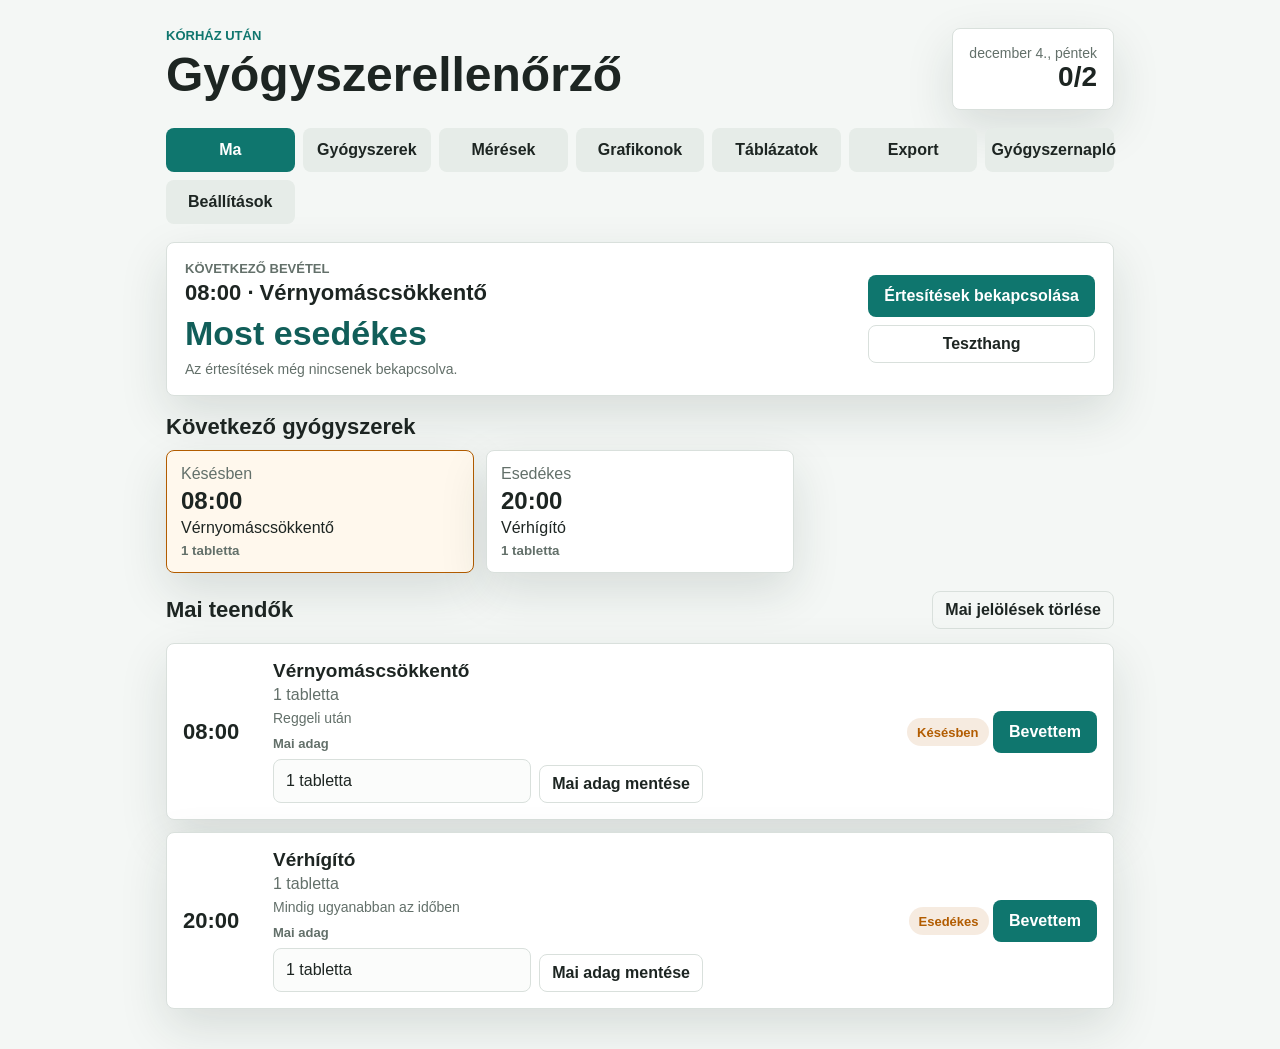
<file: index.html>
<!doctype html>
<html lang="hu">
  <head>
    <meta charset="utf-8" />
    <meta name="viewport" content="width=device-width, initial-scale=1" />
    <meta name="theme-color" content="#2563eb" />
    <meta name="apple-mobile-web-app-capable" content="yes" />
    <meta name="apple-mobile-web-app-title" content="Gyógyszer" />
    <meta name="apple-mobile-web-app-status-bar-style" content="default" />
    <title data-i18n="appTitle">Gyógyszerellenőrző</title>
    <link rel="manifest" href="manifest.webmanifest" />
    <link rel="apple-touch-icon" href="icons/icon-192.png" />
    <link rel="icon" href="icons/icon.svg" type="image/svg+xml" />
    <link rel="stylesheet" href="styles.css" />
  </head>
  <body>
    <main class="app-shell">
      <section id="alarmBanner" class="alarm-banner" hidden>
        <div>
          <p class="panel-label" data-i18n="medicineTime">Gyógyszer ideje</p>
          <h2 id="alarmTitle">Most esedékes</h2>
          <p id="alarmText" data-i18n="alarmHelp">Nyomd meg a Bevettem gombot, ha megtörtént.</p>
        </div>
        <div class="reminder-actions">
          <button id="alarmTakenButton" class="primary-button" type="button" data-i18n="taken">Bevettem</button>
          <button id="alarmCloseButton" class="ghost-button" type="button" data-i18n="close">Bezárás</button>
        </div>
      </section>

      <section class="topbar" aria-label="Fejlec">
        <div>
          <p class="eyebrow" data-i18n="afterHospital">Kórház után</p>
          <h1 data-i18n="appTitle">Gyógyszerellenőrző</h1>
        </div>
        <div class="today-card">
          <span id="todayLabel"></span>
          <strong id="progressLabel">0/0</strong>
        </div>
      </section>

      <nav class="tabs" aria-label="Fulek">
        <button class="tab is-active" data-view="today" data-i18n="today">Ma</button>
        <button class="tab" data-view="medications" data-i18n="medications">Gyógyszerek</button>
        <button class="tab" data-view="measurements" data-i18n="measurements">Mérések</button>
        <button class="tab" data-view="charts" data-i18n="charts">Grafikonok</button>
        <button class="tab" data-view="tables" data-i18n="tables">Táblázatok</button>
        <button class="tab" data-view="export" data-i18n="export">Export</button>
        <button class="tab" data-view="history" data-i18n="medicationDiary">Gyógyszernapló</button>
        <button class="tab" data-view="settings" data-i18n="settings">Beállítások</button>
      </nav>

      <section id="todayView" class="view is-active">
        <section class="reminder-panel" aria-label="Következő emlékeztető">
          <div>
            <p class="panel-label" data-i18n="nextDose">Következő bevétel</p>
            <h2 id="nextDoseLabel">Nincs aktív gyógyszer</h2>
            <p id="countdownLabel" class="countdown">--:--:--</p>
            <p id="alertStatusLabel" class="alert-status">Az értesítések még nincsenek bekapcsolva.</p>
          </div>
          <div class="reminder-actions">
            <button id="enableAlertsButton" class="primary-button" type="button">Értesítések bekapcsolása</button>
            <button id="testSoundButton" class="ghost-button" type="button" data-i18n="testSound">Teszthang</button>
          </div>
        </section>

        <section class="next-widget" aria-label="Következő gyógyszerek">
          <div class="section-head compact-head">
            <h2 data-i18n="nextMedicines">Következő gyógyszerek</h2>
          </div>
          <div id="nextDosesWidget" class="next-dose-grid"></div>
        </section>

        <div class="section-head">
          <h2 data-i18n="todayTasks">Mai teendők</h2>
          <button id="resetTodayButton" class="ghost-button" type="button" data-i18n="clearToday">Mai jelölések törlése</button>
        </div>
        <div id="doseList" class="dose-list"></div>
      </section>

      <section id="settingsView" class="view">
        <div class="section-head">
          <h2 data-i18n="settings">Beállítások</h2>
        </div>

        <section class="settings-panel">
          <h3 data-i18n="language">Nyelv</h3>
          <label class="language-picker">
            <span data-i18n="language">Nyelv</span>
            <select id="languageSelect" aria-label="Nyelv">
              <option value="hu">Magyar</option>
              <option value="en">English</option>
              <option value="de">Deutsch</option>
            </select>
          </label>
        </section>

        <section class="settings-panel">
          <h3 data-i18n="appearance">Megjelenés</h3>
          <label class="toggle-row">
            <input id="showNextWidgetInput" type="checkbox" />
            <span data-i18n="showNextWidget">Következő gyógyszerek widget mutatása</span>
          </label>
        </section>

        <section class="settings-panel">
          <div class="section-head">
            <h3 data-i18n="patientData">Páciens adatok</h3>
          </div>

          <form id="patientForm" class="form-panel">
            <label>
              <span data-i18n="patientName">Név</span>
              <input id="patientNameInput" autocomplete="name" />
            </label>
            <label>
              <span data-i18n="socialSecurityNumber">Társadalombiztosító szám</span>
              <input id="ssnInput" />
            </label>
            <label>
              <span data-i18n="address">Cím</span>
              <textarea id="addressInput" rows="3"></textarea>
            </label>
            <label>
              <span data-i18n="diseaseList">Betegség lista</span>
              <textarea id="diseaseListInput" rows="5" data-i18n-placeholder="diseaseListPlaceholder"></textarea>
            </label>
            <button class="primary-button" type="submit" data-i18n="savePatient">Páciens adatok mentése</button>
          </form>
        </section>

        <section class="settings-panel">
          <h3 data-i18n="healthImport">Egészség app import</h3>
          <p class="meta" data-i18n="healthImportHelp">Apple Egészség exportból az export.xml fájlt válaszd ki. A prototípus a lépésszámot és testsúlyt olvassa be.</p>
          <label>
            <span data-i18n="healthFile">export.xml fájl</span>
            <input id="healthImportInput" type="file" accept=".xml,text/xml" />
          </label>
          <button id="importHealthButton" class="primary-button" type="button" data-i18n="importHealthData">Egészség adatok importálása</button>
          <p id="healthImportStatus" class="alert-status"></p>
        </section>
      </section>

      <section id="medicationsView" class="view">
        <div class="section-head">
          <h2 data-i18n="myMedications">Gyógyszereim</h2>
        </div>

        <form id="medicationForm" class="form-panel">
          <label>
            <span data-i18n="name">Név</span>
            <input id="nameInput" required placeholder="pl. Vérnyomáscsökkentő" data-i18n-placeholder="namePlaceholder" />
          </label>
          <div class="schedule-editor">
            <div class="schedule-editor-head">
              <span data-i18n="dailySchedule">Napi időpontok</span>
              <button id="addScheduleButton" class="small-button" type="button" data-i18n="addTime">Időpont hozzáadása</button>
            </div>
            <div id="scheduleRows" class="schedule-rows"></div>
          </div>
          <div class="dose-cycle-editor">
            <div class="schedule-editor-head">
              <span data-i18n="doseCycle">Ismétlődő változó adagolás</span>
              <button id="addCycleDoseButton" class="small-button" type="button" data-i18n="addCycleDay">Nap hozzáadása</button>
            </div>
            <label>
              <span data-i18n="cycleStart">Minta kezdőnapja</span>
              <input id="cycleStartInput" type="date" />
            </label>
            <p class="meta" data-i18n="doseCycleHelp">Példa: 1. nap 1 tabletta, 2. nap 3/4 tabletta. A minta ezután ismétlődik.</p>
            <div id="doseCycleRows" class="cycle-rows"></div>
          </div>
          <label>
            <span data-i18n="notes">Megjegyzés</span>
            <textarea id="notesInput" rows="3" placeholder="pl. reggeli után" data-i18n-placeholder="notesPlaceholder"></textarea>
          </label>
          <label>
            <span data-i18n="medicationSource">Gyógyszer típusa</span>
            <select id="medicationSourceInput">
              <option value="prescribed" data-i18n="sourcePrescribed">Orvos által írt</option>
              <option value="otc" data-i18n="sourceOtc">Nem orvosi / alkalmi</option>
            </select>
          </label>
          <label>
            <span data-i18n="interactionNotes">Kereszthatás / figyelmeztetés</span>
            <textarea id="interactionNotesInput" rows="3" data-i18n-placeholder="interactionPlaceholder"></textarea>
          </label>
          <button class="primary-button" type="submit" data-i18n="addMedication">Gyógyszer hozzáadása</button>
        </form>

        <div id="medicationList" class="medication-list"></div>
      </section>

      <section id="measurementsView" class="view">
        <div class="section-head">
          <h2 data-i18n="measurements">Mérések</h2>
          <button id="clearMeasurementsButton" class="ghost-button" type="button" data-i18n="clearMeasurements">Mérések törlése</button>
        </div>

        <form id="measurementForm" class="form-panel">
          <label>
            <span data-i18n="measurementDate">Mérés dátuma</span>
            <input id="measurementDateInput" type="date" />
          </label>
          <label>
            <span data-i18n="measurementTime">Mérés ideje</span>
            <input id="measurementTimeInput" type="time" />
          </label>
          <label>
            INR
            <input id="inrInput" type="number" min="0.8" max="10" step="0.1" placeholder="pl. 2.4" />
          </label>
          <label>
            <span data-i18n="bloodPressure">Vérnyomás</span>
            <input id="bloodPressureInput" placeholder="pl. 125/80" />
          </label>
          <label>
            <span data-i18n="pulse">Pulzus</span>
            <input id="pulseInput" type="number" min="30" max="220" step="1" placeholder="pl. 72" />
          </label>
          <label>
            <span data-i18n="weight">Súly</span>
            <input id="weightInput" type="number" min="20" max="250" step="0.1" placeholder="pl. 82.5" />
          </label>
          <label>
            <span data-i18n="steps">Lépésszám</span>
            <input id="stepsInput" type="number" min="0" step="1" placeholder="pl. 4500" />
          </label>
          <label>
            <span data-i18n="temperature">Testhő</span>
            <input id="temperatureInput" type="number" min="30" max="45" step="0.1" placeholder="pl. 36.8" />
          </label>
          <label class="wide-field">
            <span data-i18n="notes">Megjegyzés</span>
            <textarea id="measurementNotesInput" rows="3" placeholder="pl. reggel, gyógyszer előtt" data-i18n-placeholder="measurementNotesPlaceholder"></textarea>
          </label>
          <button id="saveMeasurementButton" class="primary-button" type="submit" data-i18n="saveMeasurement">Mérés mentése</button>
          <button id="cancelMeasurementEditButton" class="ghost-button" type="button" hidden data-i18n="cancelEdit">Mégse</button>
        </form>

        <div id="latestMeasurements" class="summary-grid"></div>
        <div id="measurementList" class="history-list"></div>
      </section>

      <section id="chartsView" class="view">
        <div class="section-head">
          <h2 data-i18n="charts">Grafikonok</h2>
        </div>
        <div id="chartsContent" class="chart-grid"></div>
      </section>

      <section id="tablesView" class="view">
        <div class="section-head">
          <h2 data-i18n="tables">Táblázatok</h2>
        </div>
        <div id="tablesContent" class="table-stack"></div>
      </section>

      <section id="exportView" class="view">
        <div class="section-head">
          <h2 data-i18n="export">Export</h2>
          <button id="printPdfButton" class="primary-button" type="button" data-i18n="printPdf">PDF mentés / nyomtatás</button>
        </div>
        <div id="exportContent" class="export-paper"></div>
      </section>

      <section id="historyView" class="view">
        <div class="section-head">
          <h2 data-i18n="medicationDiary">Gyógyszernapló</h2>
          <button id="clearHistoryButton" class="ghost-button" type="button" data-i18n="clearDiary">Gyógyszernapló törlése</button>
        </div>
        <form id="manualIntakeForm" class="form-panel">
          <h3 data-i18n="manualIntakeTitle">Gyógyszerbevétel utólagos rögzítése</h3>
          <div class="form-grid">
            <label>
              <span data-i18n="medications">Gyógyszerek</span>
              <select id="manualMedicationInput" required></select>
            </label>
            <label id="manualMedicationNameField" hidden>
              <span data-i18n="manualMedicationName">Gyógyszer neve</span>
              <input id="manualMedicationNameInput" placeholder="pl. fájdalomcsillapító" />
            </label>
            <label>
              <span data-i18n="intakeDate">Bevétel dátuma</span>
              <input id="manualIntakeDateInput" type="date" required />
            </label>
            <label>
              <span data-i18n="intakeTime">Bevétel ideje</span>
              <input id="manualIntakeTimeInput" type="time" required />
            </label>
            <label>
              <span data-i18n="dose">Adag</span>
              <input id="manualIntakeDoseInput" placeholder="pl. 1 tabletta" />
            </label>
          </div>
          <button class="primary-button" type="submit" data-i18n="saveIntakeLog">Bevétel mentése a naplóba</button>
        </form>
        <div id="historyList" class="history-list"></div>
      </section>
    </main>

    <script src="app.js"></script>
  </body>
</html>
</file>
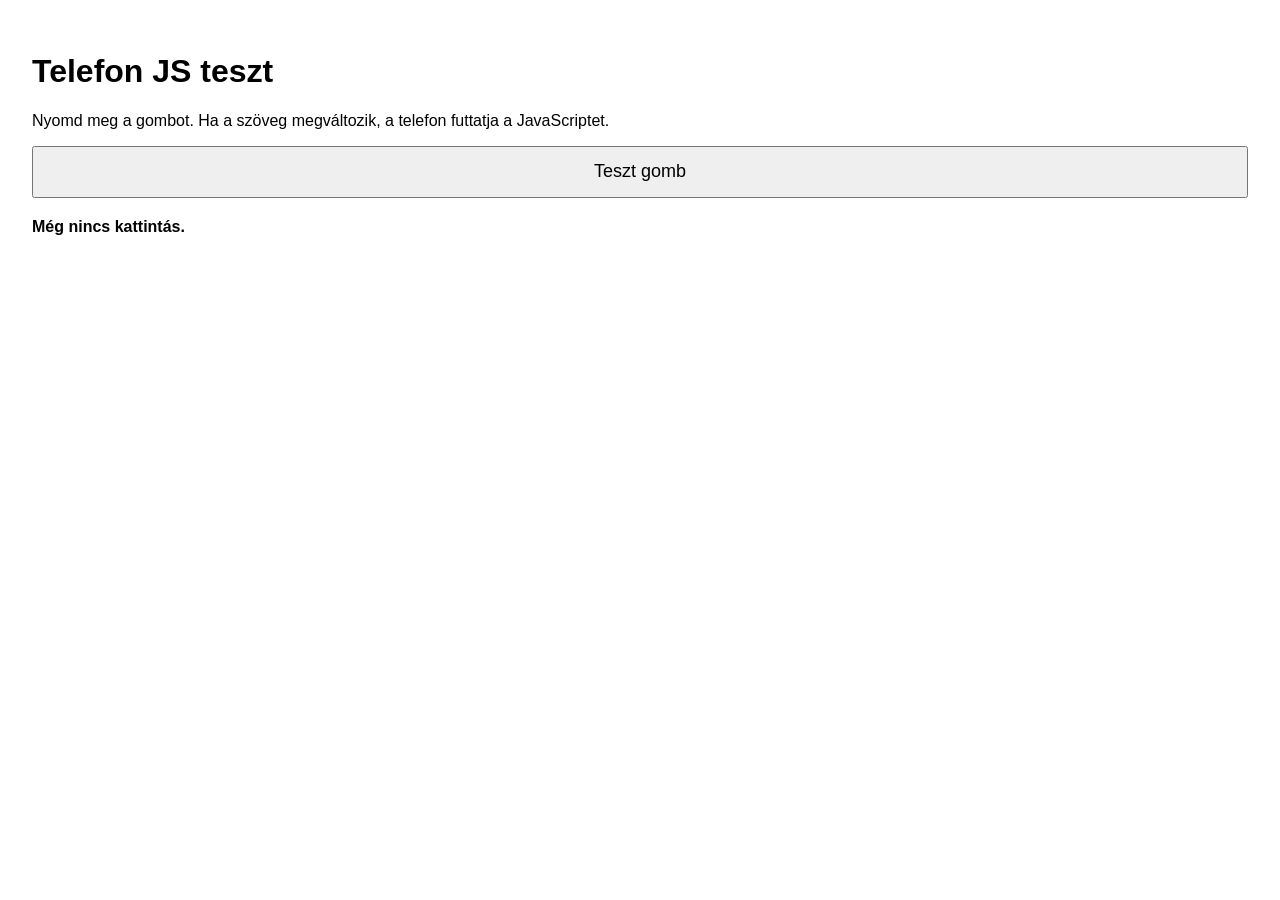
<file: telefon-js-teszt.html>
<!doctype html>
<html lang="hu">
  <head>
    <meta charset="utf-8" />
    <meta name="viewport" content="width=device-width, initial-scale=1" />
    <title>Telefon JS teszt</title>
    <style>
      body { font-family: Arial, sans-serif; padding: 24px; }
      button { width: 100%; min-height: 52px; font-size: 18px; }
      #result { margin-top: 20px; font-weight: 700; }
    </style>
  </head>
  <body>
    <h1>Telefon JS teszt</h1>
    <p>Nyomd meg a gombot. Ha a szöveg megváltozik, a telefon futtatja a JavaScriptet.</p>
    <button id="testButton" type="button">Teszt gomb</button>
    <p id="result">Még nincs kattintás.</p>
    <script>
      document.getElementById("testButton").addEventListener("click", function () {
        document.getElementById("result").textContent = "Működik: " + new Date().toLocaleTimeString();
      });
    </script>
  </body>
</html>
</file>
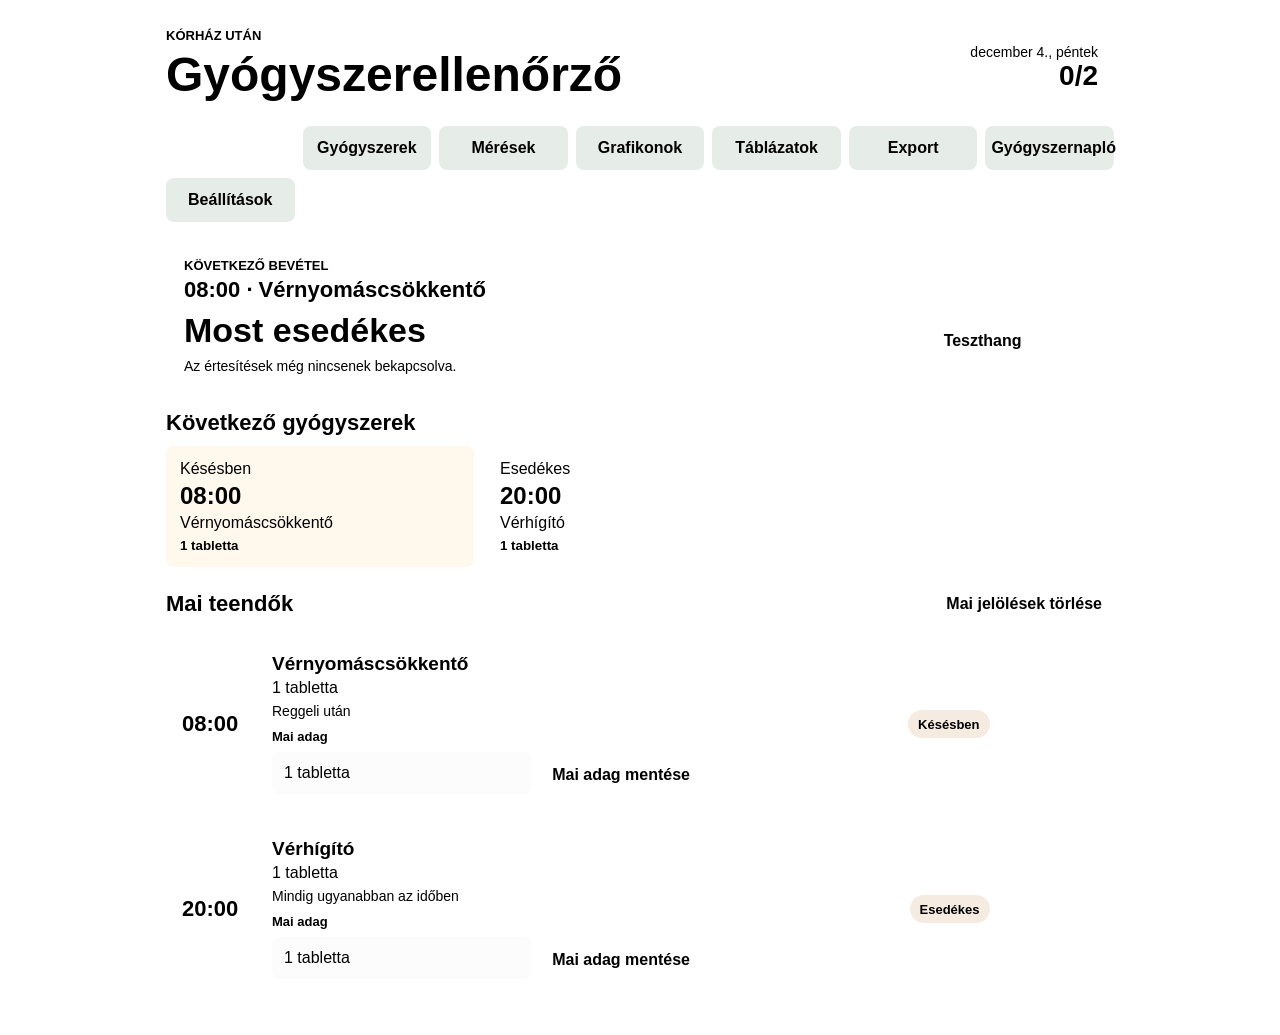
<file: telefonos-proba.html>
<!doctype html>
<html lang="hu">
  <head>
    <meta charset="utf-8" />
    <meta name="viewport" content="width=device-width, initial-scale=1" />
    <meta name="theme-color" content="#2563eb" />
    <meta name="apple-mobile-web-app-capable" content="yes" />
    <meta name="apple-mobile-web-app-title" content="Gyógyszer" />
    <meta name="apple-mobile-web-app-status-bar-style" content="default" />
    <title data-i18n="appTitle">Gyógyszerellenőrző</title>
    <link rel="manifest" href="manifest.webmanifest" />
    <link rel="apple-touch-icon" href="icons/icon-192.png" />
    <link rel="icon" href="icons/icon.svg" type="image/svg+xml" />
    <style>
﻿:root {
  color-scheme: light;
  --bg: #f4f7f5;
  --panel: #ffffff;
  --ink: #1d2522;
  --muted: #63706a;
  --line: #d9e0dc;
  --brand: #0f766e;
  --brand-dark: #115e59;
  --ok: #16803c;
  --warn: #b25c00;
  --shadow: 0 18px 48px rgba(23, 45, 39, 0.13);
}

* {
  box-sizing: border-box;
}

body {
  margin: 0;
  min-height: 100vh;
  font-family: Arial, Helvetica, sans-serif;
  background: var(--bg);
  color: var(--ink);
}

button,
input,
textarea {
  font: inherit;
}

button,
select,
input,
textarea {
  max-width: 100%;
}

.app-shell {
  width: min(980px, 100%);
  margin: 0 auto;
  padding: 28px 16px 40px;
}

.topbar {
  display: flex;
  align-items: stretch;
  justify-content: space-between;
  gap: 18px;
  margin-bottom: 18px;
}

.eyebrow {
  margin: 0 0 4px;
  color: var(--brand);
  font-size: 13px;
  font-weight: 700;
  text-transform: uppercase;
}

h1,
h2,
p {
  margin-top: 0;
}

h1 {
  margin-bottom: 0;
  font-size: clamp(30px, 5vw, 48px);
}

h2 {
  margin-bottom: 0;
  font-size: 22px;
}

.today-card {
  min-width: 148px;
  display: grid;
  align-content: center;
  justify-items: end;
  padding: 16px;
  border: 1px solid var(--line);
  border-radius: 8px;
  background: var(--panel);
  box-shadow: var(--shadow);
}

.today-card span {
  color: var(--muted);
  font-size: 14px;
}

.today-card strong {
  font-size: 28px;
}

.language-picker {
  min-width: 138px;
  display: grid;
  align-content: center;
  gap: 6px;
  padding: 12px;
  border: 1px solid var(--line);
  border-radius: 8px;
  background: var(--panel);
  box-shadow: var(--shadow);
  color: var(--muted);
  font-size: 13px;
  font-weight: 700;
}

.language-picker select {
  min-height: 34px;
  border: 1px solid var(--line);
  border-radius: 8px;
  background: #fbfcfb;
  color: var(--ink);
  font-weight: 700;
}

.toggle-row {
  display: grid;
  grid-template-columns: auto 1fr;
  align-items: center;
  gap: 10px;
  min-height: 46px;
  padding: 12px;
  border: 1px solid var(--line);
  border-radius: 8px;
  background: #fbfcfb;
  color: var(--muted);
  font-size: 14px;
  font-weight: 700;
}

.toggle-row input {
  width: auto;
  inline-size: 20px;
  block-size: 20px;
}

.settings-panel {
  display: grid;
  gap: 12px;
  padding: 16px;
  margin-bottom: 16px;
  border: 1px solid var(--line);
  border-radius: 8px;
  background: var(--panel);
  box-shadow: var(--shadow);
}

.settings-panel h3 {
  margin: 0;
  font-size: 18px;
}

.tabs {
  display: grid;
  grid-template-columns: repeat(auto-fit, minmax(120px, 1fr));
  gap: 8px;
  margin-bottom: 18px;
}

.tab,
.ghost-button,
.primary-button,
.take-button,
.small-button {
  border: 0;
  border-radius: 8px;
  cursor: pointer;
}

.tab {
  min-height: 44px;
  background: #e6ece8;
  color: var(--ink);
  font-weight: 700;
  white-space: nowrap;
}

.tab.is-active {
  background: var(--brand);
  color: #fff;
}

.view {
  display: none;
}

.view.is-active {
  display: block;
}

.section-head {
  display: flex;
  align-items: center;
  justify-content: space-between;
  gap: 12px;
  margin: 8px 0 14px;
}

.dose-list,
.medication-list,
.history-list,
.summary-grid {
  display: grid;
  gap: 12px;
}

.summary-grid {
  grid-template-columns: repeat(6, minmax(0, 1fr));
  margin-bottom: 12px;
}

.reminder-panel {
  display: grid;
  grid-template-columns: 1fr auto;
  align-items: center;
  gap: 16px;
  padding: 18px;
  margin-bottom: 18px;
  border: 1px solid var(--line);
  border-radius: 8px;
  background: var(--panel);
  box-shadow: var(--shadow);
}

.next-widget {
  margin-bottom: 18px;
}

.compact-head {
  margin-bottom: 10px;
}

.next-dose-grid {
  display: grid;
  grid-template-columns: repeat(3, minmax(0, 1fr));
  gap: 12px;
}

.next-dose-card {
  border: 1px solid var(--line);
  border-radius: 8px;
  background: var(--panel);
  box-shadow: var(--shadow);
  padding: 14px;
}

.next-dose-card.late {
  border-color: #b25c00;
  background: #fff8ed;
}

.next-dose-card strong {
  display: block;
  margin: 4px 0;
  font-size: 24px;
}

.next-dose-card small {
  display: block;
  margin-top: 6px;
  color: var(--muted);
  font-weight: 700;
}

.alarm-banner {
  display: grid;
  grid-template-columns: 1fr auto;
  align-items: center;
  gap: 16px;
  padding: 18px;
  margin-bottom: 18px;
  border: 2px solid #b25c00;
  border-radius: 8px;
  background: #fff8ed;
  box-shadow: var(--shadow);
}

.alarm-banner[hidden] {
  display: none;
}

.alarm-banner h2 {
  color: #7a3c00;
}

.panel-label {
  margin-bottom: 4px;
  color: var(--muted);
  font-size: 13px;
  font-weight: 800;
  text-transform: uppercase;
}

.countdown {
  margin: 8px 0 0;
  font-size: 34px;
  font-weight: 900;
  color: var(--brand-dark);
}

.alert-status {
  margin: 8px 0 0;
  color: var(--muted);
  font-size: 14px;
}

.reminder-actions {
  display: grid;
  gap: 8px;
}

.dose-card,
.medication-card,
.history-card,
.summary-card,
.form-panel,
.empty-state {
  border: 1px solid var(--line);
  border-radius: 8px;
  background: var(--panel);
  box-shadow: var(--shadow);
}

.dose-card,
.medication-card,
.history-card,
.summary-card,
.empty-state {
  padding: 16px;
}

.summary-card strong {
  display: block;
  margin-top: 6px;
  font-size: 24px;
}

.dose-card {
  display: grid;
  grid-template-columns: 76px 1fr auto;
  align-items: center;
  gap: 14px;
}

.today-dose-editor {
  display: grid;
  grid-template-columns: minmax(0, 1fr) auto;
  gap: 8px;
  align-items: end;
  max-width: 430px;
  margin-top: 10px;
}

.today-dose-editor span {
  grid-column: 1 / -1;
  color: var(--muted);
  font-size: 13px;
  font-weight: 800;
}

.time {
  font-size: 22px;
  font-weight: 800;
}

.title {
  margin-bottom: 4px;
  font-size: 19px;
  font-weight: 800;
}

.meta,
.notes {
  color: var(--muted);
}

.notes {
  margin-top: 6px;
  font-size: 14px;
}

.badge {
  display: inline-flex;
  align-items: center;
  min-height: 28px;
  padding: 0 10px;
  border-radius: 999px;
  background: rgba(178, 92, 0, 0.12);
  color: var(--warn);
  font-size: 13px;
  font-weight: 800;
}

.badge.done {
  background: rgba(22, 128, 60, 0.12);
  color: var(--ok);
}

.take-button,
.primary-button {
  min-height: 42px;
  padding: 0 16px;
  background: var(--brand);
  color: #fff;
  font-weight: 800;
}

.take-button:hover,
.primary-button:hover {
  background: var(--brand-dark);
}

.take-button:disabled {
  cursor: default;
  background: #9bb5af;
}

.undo-button {
  background: #6b7280;
}

.undo-button:hover {
  background: #4b5563;
}

.ghost-button,
.small-button {
  min-height: 38px;
  padding: 0 12px;
  background: transparent;
  border: 1px solid var(--line);
  color: var(--ink);
  font-weight: 700;
}

.danger-button {
  border-color: rgba(178, 92, 0, 0.45);
  color: #7a3c00;
}

.form-panel {
  display: grid;
  grid-template-columns: repeat(2, minmax(0, 1fr));
  gap: 14px;
  padding: 16px;
  margin-bottom: 16px;
}

.form-panel label {
  display: grid;
  gap: 6px;
  color: var(--muted);
  font-size: 14px;
  font-weight: 700;
}

.form-panel .wide-field {
  grid-column: 1 / -1;
}

.schedule-editor,
.dose-cycle-editor {
  grid-column: 1 / -1;
  display: grid;
  gap: 10px;
}

.schedule-editor-head {
  display: flex;
  align-items: center;
  justify-content: space-between;
  gap: 10px;
  color: var(--muted);
  font-size: 14px;
  font-weight: 700;
}

.schedule-rows,
.cycle-rows {
  display: grid;
  gap: 10px;
}

.schedule-row,
.cycle-row {
  display: grid;
  grid-template-columns: minmax(0, 1fr) auto;
  gap: 10px;
  align-items: end;
}

.schedule-editor,
.dose-cycle-editor {
  border: 1px solid var(--line);
  border-radius: 8px;
  padding: 12px;
  background: #fbfcfb;
}

.dose-cycle-editor .meta {
  margin: 0;
}

.schedule-row label,
.cycle-row label {
  min-width: 0;
}

.form-panel label:nth-child(4),
.form-panel label:nth-child(5),
.form-panel button {
  grid-column: 1 / -1;
}

input,
textarea,
select {
  width: 100%;
  border: 1px solid var(--line);
  border-radius: 8px;
  padding: 12px;
  background: #fbfcfb;
  color: var(--ink);
}

.medication-card {
  display: grid;
  grid-template-columns: 1fr auto;
  gap: 10px;
}

.history-card {
  display: grid;
  gap: 4px;
}

.card-actions {
  display: flex;
  align-items: start;
  gap: 8px;
}

.empty-state {
  color: var(--muted);
}

.table-stack {
  display: grid;
  gap: 18px;
}

.chart-grid {
  display: grid;
  grid-template-columns: repeat(2, minmax(0, 1fr));
  gap: 14px;
}

.chart-card {
  border: 1px solid var(--line);
  border-radius: 8px;
  background: var(--panel);
  box-shadow: var(--shadow);
  padding: 16px;
}

.chart-card h3 {
  margin: 0;
  font-size: 18px;
}

.chart-head {
  margin-bottom: 10px;
}

.line-chart {
  width: 100%;
  min-height: 180px;
}

.line-chart polyline {
  stroke: var(--brand);
  stroke-width: 4;
  stroke-linecap: round;
  stroke-linejoin: round;
}

.line-chart circle {
  fill: var(--brand-dark);
}

.timeline-chart circle {
  fill: #b25c00;
}

.timeline-chart .dose-bar {
  fill: rgba(178, 92, 0, 0.22);
  stroke: rgba(178, 92, 0, 0.55);
  stroke-width: 1;
}

.timeline-chart .inr-line-sample {
  stroke: var(--brand);
  stroke-width: 4;
  stroke-linecap: round;
}

.line-chart .axis {
  stroke: var(--line);
  stroke-width: 2;
}

.chart-label {
  fill: var(--muted);
  font-size: 13px;
}

.dose-label,
.inr-label {
  fill: var(--ink);
  font-size: 12px;
  font-weight: 800;
}

.correlation-panel {
  margin-top: 12px;
  border-top: 1px solid var(--line);
  padding-top: 12px;
}

.correlation-panel h4 {
  margin: 0 0 8px;
  font-size: 15px;
}

.table-panel,
.export-paper {
  border: 1px solid var(--line);
  border-radius: 8px;
  background: var(--panel);
  box-shadow: var(--shadow);
  padding: 16px;
}

.table-panel h3 {
  margin: 14px 0 8px;
  font-size: 16px;
}

.table-scroll {
  overflow-x: auto;
}

table {
  width: 100%;
  border-collapse: collapse;
  font-size: 14px;
}

th,
td {
  border-bottom: 1px solid var(--line);
  padding: 10px;
  text-align: left;
  vertical-align: top;
}

th {
  color: var(--muted);
  font-size: 12px;
  text-transform: uppercase;
}

.warning-box {
  border: 1px solid rgba(178, 92, 0, 0.35);
  border-radius: 8px;
  background: #fff8ed;
  color: #7a3c00;
  padding: 12px;
  margin: 10px 0;
}

.export-paper {
  max-width: 900px;
  margin: 0 auto;
}

.export-section {
  margin-top: 20px;
}

@media (max-width: 640px) {
  .topbar,
  .section-head,
  .reminder-panel,
  .alarm-banner,
  .dose-card,
  .medication-card {
    grid-template-columns: 1fr;
    display: grid;
  }

  .today-card {
    justify-items: start;
  }

  .form-panel {
    grid-template-columns: 1fr;
  }

  .summary-grid {
    grid-template-columns: 1fr 1fr;
  }

  .next-dose-grid {
    grid-template-columns: 1fr;
  }

  .schedule-row,
  .cycle-row {
    grid-template-columns: 1fr;
  }

  .today-dose-editor {
    grid-template-columns: 1fr;
    max-width: none;
  }

  .take-button {
    width: 100%;
  }
}

@media (orientation: portrait) and (max-width: 820px) {
  .app-shell {
    padding: 16px 10px 28px;
  }

  .topbar {
    gap: 10px;
    margin-bottom: 12px;
  }

  h1 {
    font-size: 30px;
    line-height: 1.08;
  }

  h2 {
    font-size: 19px;
  }

  .today-card {
    min-width: 0;
    padding: 12px;
  }

  .today-card strong {
    font-size: 22px;
  }

  .tabs {
    display: flex;
    gap: 8px;
    overflow-x: auto;
    padding-bottom: 8px;
    margin: 0 -10px 14px;
    padding-left: 10px;
    padding-right: 10px;
    scroll-snap-type: x proximity;
  }

  .tab {
    flex: 0 0 auto;
    min-width: 104px;
    min-height: 40px;
    padding: 0 12px;
    scroll-snap-align: start;
  }

  .reminder-panel,
  .alarm-banner,
  .form-panel,
  .settings-panel,
  .table-panel,
  .export-paper {
    padding: 12px;
  }

  .countdown {
    font-size: 28px;
  }

  .section-head {
    align-items: stretch;
  }

  .section-head .ghost-button,
  .section-head .primary-button {
    width: 100%;
  }

  .dose-card {
    gap: 10px;
  }

  .time {
    font-size: 20px;
  }

  .title {
    font-size: 17px;
  }

  .badge {
    margin-bottom: 8px;
  }

  .reminder-actions {
    width: 100%;
  }

  .reminder-actions button {
    width: 100%;
  }

  .summary-grid {
    grid-template-columns: 1fr;
  }

  .chart-grid {
    grid-template-columns: 1fr;
  }

  .summary-card strong {
    font-size: 21px;
  }

  .card-actions {
    display: grid;
    grid-template-columns: 1fr 1fr;
    width: 100%;
  }

  .card-actions button {
    width: 100%;
  }

  .table-scroll {
    margin: 0 -12px;
    padding: 0 12px;
  }

  table {
    min-width: 680px;
  }

  th,
  td {
    padding: 8px;
  }
}

@media print {
  body {
    background: #fff;
  }

  .topbar,
  .tabs,
  .view:not(#exportView) {
    display: none !important;
  }

  .app-shell {
    width: 100%;
    padding: 0;
  }

  #exportView {
    display: block !important;
  }

  .section-head button {
    display: none;
  }

  .export-paper {
    border: 0;
    box-shadow: none;
    max-width: none;
    padding: 0;
  }

  table {
    break-inside: auto;
  }

  tr {
    break-inside: avoid;
  }
}

    </style>
  </head>
  <body>
    <main class="app-shell">
      <section id="alarmBanner" class="alarm-banner" hidden>
        <div>
          <p class="panel-label" data-i18n="medicineTime">Gyógyszer ideje</p>
          <h2 id="alarmTitle">Most esedékes</h2>
          <p id="alarmText" data-i18n="alarmHelp">Nyomd meg a Bevettem gombot, ha megtörtént.</p>
        </div>
        <div class="reminder-actions">
          <button id="alarmTakenButton" class="primary-button" type="button" data-i18n="taken">Bevettem</button>
          <button id="alarmCloseButton" class="ghost-button" type="button" data-i18n="close">Bezárás</button>
        </div>
      </section>

      <section class="topbar" aria-label="Fejlec">
        <div>
          <p class="eyebrow" data-i18n="afterHospital">Kórház után</p>
          <h1 data-i18n="appTitle">Gyógyszerellenőrző</h1>
        </div>
        <div class="today-card">
          <span id="todayLabel"></span>
          <strong id="progressLabel">0/0</strong>
        </div>
      </section>

      <nav class="tabs" aria-label="Fulek">
        <button class="tab is-active" data-view="today" data-i18n="today">Ma</button>
        <button class="tab" data-view="medications" data-i18n="medications">Gyógyszerek</button>
        <button class="tab" data-view="measurements" data-i18n="measurements">Mérések</button>
        <button class="tab" data-view="charts" data-i18n="charts">Grafikonok</button>
        <button class="tab" data-view="tables" data-i18n="tables">Táblázatok</button>
        <button class="tab" data-view="export" data-i18n="export">Export</button>
        <button class="tab" data-view="history" data-i18n="medicationDiary">Gyógyszernapló</button>
        <button class="tab" data-view="settings" data-i18n="settings">Beállítások</button>
      </nav>

      <section id="todayView" class="view is-active">
        <section class="reminder-panel" aria-label="Következő emlékeztető">
          <div>
            <p class="panel-label" data-i18n="nextDose">Következő bevétel</p>
            <h2 id="nextDoseLabel">Nincs aktív gyógyszer</h2>
            <p id="countdownLabel" class="countdown">--:--:--</p>
            <p id="alertStatusLabel" class="alert-status">Az értesítések még nincsenek bekapcsolva.</p>
          </div>
          <div class="reminder-actions">
            <button id="enableAlertsButton" class="primary-button" type="button">Értesítések bekapcsolása</button>
            <button id="testSoundButton" class="ghost-button" type="button" data-i18n="testSound">Teszthang</button>
          </div>
        </section>

        <section class="next-widget" aria-label="Következő gyógyszerek">
          <div class="section-head compact-head">
            <h2 data-i18n="nextMedicines">Következő gyógyszerek</h2>
          </div>
          <div id="nextDosesWidget" class="next-dose-grid"></div>
        </section>

        <div class="section-head">
          <h2 data-i18n="todayTasks">Mai teendők</h2>
          <button id="resetTodayButton" class="ghost-button" type="button" data-i18n="clearToday">Mai jelölések törlése</button>
        </div>
        <div id="doseList" class="dose-list"></div>
      </section>

      <section id="settingsView" class="view">
        <div class="section-head">
          <h2 data-i18n="settings">Beállítások</h2>
        </div>

        <section class="settings-panel">
          <h3 data-i18n="language">Nyelv</h3>
          <label class="language-picker">
            <span data-i18n="language">Nyelv</span>
            <select id="languageSelect" aria-label="Nyelv">
              <option value="hu">Magyar</option>
              <option value="en">English</option>
              <option value="de">Deutsch</option>
            </select>
          </label>
        </section>

        <section class="settings-panel">
          <h3 data-i18n="appearance">Megjelenés</h3>
          <label class="toggle-row">
            <input id="showNextWidgetInput" type="checkbox" />
            <span data-i18n="showNextWidget">Következő gyógyszerek widget mutatása</span>
          </label>
        </section>

        <section class="settings-panel">
          <div class="section-head">
            <h3 data-i18n="patientData">Páciens adatok</h3>
          </div>

          <form id="patientForm" class="form-panel">
            <label>
              <span data-i18n="patientName">Név</span>
              <input id="patientNameInput" autocomplete="name" />
            </label>
            <label>
              <span data-i18n="socialSecurityNumber">Társadalombiztosító szám</span>
              <input id="ssnInput" />
            </label>
            <label>
              <span data-i18n="address">Cím</span>
              <textarea id="addressInput" rows="3"></textarea>
            </label>
            <label>
              <span data-i18n="diseaseList">Betegség lista</span>
              <textarea id="diseaseListInput" rows="5" data-i18n-placeholder="diseaseListPlaceholder"></textarea>
            </label>
            <button class="primary-button" type="submit" data-i18n="savePatient">Páciens adatok mentése</button>
          </form>
        </section>

        <section class="settings-panel">
          <h3 data-i18n="healthImport">Egészség app import</h3>
          <p class="meta" data-i18n="healthImportHelp">Apple Egészség exportból az export.xml fájlt válaszd ki. A prototípus a lépésszámot és testsúlyt olvassa be.</p>
          <label>
            <span data-i18n="healthFile">export.xml fájl</span>
            <input id="healthImportInput" type="file" accept=".xml,text/xml" />
          </label>
          <button id="importHealthButton" class="primary-button" type="button" data-i18n="importHealthData">Egészség adatok importálása</button>
          <p id="healthImportStatus" class="alert-status"></p>
        </section>
      </section>

      <section id="medicationsView" class="view">
        <div class="section-head">
          <h2 data-i18n="myMedications">Gyógyszereim</h2>
        </div>

        <form id="medicationForm" class="form-panel">
          <label>
            <span data-i18n="name">Név</span>
            <input id="nameInput" required placeholder="pl. Vérnyomáscsökkentő" data-i18n-placeholder="namePlaceholder" />
          </label>
          <div class="schedule-editor">
            <div class="schedule-editor-head">
              <span data-i18n="dailySchedule">Napi időpontok</span>
              <button id="addScheduleButton" class="small-button" type="button" data-i18n="addTime">Időpont hozzáadása</button>
            </div>
            <div id="scheduleRows" class="schedule-rows"></div>
          </div>
          <div class="dose-cycle-editor">
            <div class="schedule-editor-head">
              <span data-i18n="doseCycle">Ismétlődő változó adagolás</span>
              <button id="addCycleDoseButton" class="small-button" type="button" data-i18n="addCycleDay">Nap hozzáadása</button>
            </div>
            <label>
              <span data-i18n="cycleStart">Minta kezdőnapja</span>
              <input id="cycleStartInput" type="date" />
            </label>
            <p class="meta" data-i18n="doseCycleHelp">Példa: 1. nap 1 tabletta, 2. nap 3/4 tabletta. A minta ezután ismétlődik.</p>
            <div id="doseCycleRows" class="cycle-rows"></div>
          </div>
          <label>
            <span data-i18n="notes">Megjegyzés</span>
            <textarea id="notesInput" rows="3" placeholder="pl. reggeli után" data-i18n-placeholder="notesPlaceholder"></textarea>
          </label>
          <label>
            <span data-i18n="medicationSource">Gyógyszer típusa</span>
            <select id="medicationSourceInput">
              <option value="prescribed" data-i18n="sourcePrescribed">Orvos által írt</option>
              <option value="otc" data-i18n="sourceOtc">Nem orvosi / alkalmi</option>
            </select>
          </label>
          <label>
            <span data-i18n="interactionNotes">Kereszthatás / figyelmeztetés</span>
            <textarea id="interactionNotesInput" rows="3" data-i18n-placeholder="interactionPlaceholder"></textarea>
          </label>
          <button class="primary-button" type="submit" data-i18n="addMedication">Gyógyszer hozzáadása</button>
        </form>

        <div id="medicationList" class="medication-list"></div>
      </section>

      <section id="measurementsView" class="view">
        <div class="section-head">
          <h2 data-i18n="measurements">Mérések</h2>
          <button id="clearMeasurementsButton" class="ghost-button" type="button" data-i18n="clearMeasurements">Mérések törlése</button>
        </div>

        <form id="measurementForm" class="form-panel">
          <label>
            <span data-i18n="measurementDate">Mérés dátuma</span>
            <input id="measurementDateInput" type="date" />
          </label>
          <label>
            <span data-i18n="measurementTime">Mérés ideje</span>
            <input id="measurementTimeInput" type="time" />
          </label>
          <label>
            INR
            <input id="inrInput" type="number" min="0.8" max="10" step="0.1" placeholder="pl. 2.4" />
          </label>
          <label>
            <span data-i18n="bloodPressure">Vérnyomás</span>
            <input id="bloodPressureInput" placeholder="pl. 125/80" />
          </label>
          <label>
            <span data-i18n="pulse">Pulzus</span>
            <input id="pulseInput" type="number" min="30" max="220" step="1" placeholder="pl. 72" />
          </label>
          <label>
            <span data-i18n="weight">Súly</span>
            <input id="weightInput" type="number" min="20" max="250" step="0.1" placeholder="pl. 82.5" />
          </label>
          <label>
            <span data-i18n="steps">Lépésszám</span>
            <input id="stepsInput" type="number" min="0" step="1" placeholder="pl. 4500" />
          </label>
          <label>
            <span data-i18n="temperature">Testhő</span>
            <input id="temperatureInput" type="number" min="30" max="45" step="0.1" placeholder="pl. 36.8" />
          </label>
          <label class="wide-field">
            <span data-i18n="notes">Megjegyzés</span>
            <textarea id="measurementNotesInput" rows="3" placeholder="pl. reggel, gyógyszer előtt" data-i18n-placeholder="measurementNotesPlaceholder"></textarea>
          </label>
          <button id="saveMeasurementButton" class="primary-button" type="submit" data-i18n="saveMeasurement">Mérés mentése</button>
          <button id="cancelMeasurementEditButton" class="ghost-button" type="button" hidden data-i18n="cancelEdit">Mégse</button>
        </form>

        <div id="latestMeasurements" class="summary-grid"></div>
        <div id="measurementList" class="history-list"></div>
      </section>

      <section id="chartsView" class="view">
        <div class="section-head">
          <h2 data-i18n="charts">Grafikonok</h2>
        </div>
        <div id="chartsContent" class="chart-grid"></div>
      </section>

      <section id="tablesView" class="view">
        <div class="section-head">
          <h2 data-i18n="tables">Táblázatok</h2>
        </div>
        <div id="tablesContent" class="table-stack"></div>
      </section>

      <section id="exportView" class="view">
        <div class="section-head">
          <h2 data-i18n="export">Export</h2>
          <button id="printPdfButton" class="primary-button" type="button" data-i18n="printPdf">PDF mentés / nyomtatás</button>
        </div>
        <div id="exportContent" class="export-paper"></div>
      </section>

      <section id="historyView" class="view">
        <div class="section-head">
          <h2 data-i18n="medicationDiary">Gyógyszernapló</h2>
          <button id="clearHistoryButton" class="ghost-button" type="button" data-i18n="clearDiary">Gyógyszernapló törlése</button>
        </div>
        <form id="manualIntakeForm" class="form-panel">
          <h3 data-i18n="manualIntakeTitle">Gyógyszerbevétel utólagos rögzítése</h3>
          <div class="form-grid">
            <label>
              <span data-i18n="medications">Gyógyszerek</span>
              <select id="manualMedicationInput" required></select>
            </label>
            <label id="manualMedicationNameField" hidden>
              <span data-i18n="manualMedicationName">Gyógyszer neve</span>
              <input id="manualMedicationNameInput" placeholder="pl. fájdalomcsillapító" />
            </label>
            <label>
              <span data-i18n="intakeDate">Bevétel dátuma</span>
              <input id="manualIntakeDateInput" type="date" required />
            </label>
            <label>
              <span data-i18n="intakeTime">Bevétel ideje</span>
              <input id="manualIntakeTimeInput" type="time" required />
            </label>
            <label>
              <span data-i18n="dose">Adag</span>
              <input id="manualIntakeDoseInput" placeholder="pl. 1 tabletta" />
            </label>
          </div>
          <button class="primary-button" type="submit" data-i18n="saveIntakeLog">Bevétel mentése a naplóba</button>
        </form>
        <div id="historyList" class="history-list"></div>
      </section>
    </main>
    <script>
const STORAGE_KEY = "medication-check-prototype-v1";
const LANGUAGE_KEY = `${STORAGE_KEY}-language`;

const memoryStorage = {};

function readStorage(key, fallback = "") {
  try {
    const value = window.localStorage.getItem(key);
    return value === null ? fallback : value;
  } catch {
    return Object.prototype.hasOwnProperty.call(memoryStorage, key) ? memoryStorage[key] : fallback;
  }
}

function writeStorage(key, value) {
  try {
    window.localStorage.setItem(key, value);
  } catch {
    memoryStorage[key] = value;
  }
}

const translations = {
  hu: {
    locale: "hu-HU",
    appTitle: "Gyógyszerellenőrző",
    afterHospital: "Kórház után",
    language: "Nyelv",
    settings: "Beállítások",
    appearance: "Megjelenés",
    showNextWidget: "Következő gyógyszerek widget mutatása",
    today: "Ma",
    medications: "Gyógyszerek",
    patient: "Páciens",
    patientData: "Páciens adatok",
    patientName: "Név",
    socialSecurityNumber: "Társadalombiztosító szám",
    address: "Cím",
    diseaseList: "Betegség lista",
    diseaseListPlaceholder: "Egy sorba egy betegség vagy fontos állapot",
    savePatient: "Páciens adatok mentése",
    measurements: "Mérések",
    measurementDate: "Mérés dátuma",
    measurementTime: "Mérés ideje",
    charts: "Grafikonok",
    notEnoughChartData: "Legalább két eredmény kell a grafikonhoz.",
    tables: "Táblázatok",
    export: "Export",
    printPdf: "PDF mentés / nyomtatás",
    history: "Előzmény",
    medicationDiary: "Gyógyszernapló",
    manualIntakeTitle: "Gyógyszerbevétel utólagos rögzítése",
    saveIntakeLog: "Bevétel mentése a naplóba",
    manualIntakeSaved: "Bevétel elmentve a gyógyszernaplóba.",
    noMedicationForDiary: "Előbb vegyél fel legalább egy gyógyszert.",
    manualMedicationOption: "Más gyógyszer kézzel",
    manualMedicationName: "Gyógyszer neve",
    manualMedicationNameRequired: "Add meg a gyógyszer nevét.",
    intakeDate: "Bevétel dátuma",
    intakeTime: "Bevétel ideje",
    clearDiary: "Gyógyszernapló törlése",
    medicineTime: "Gyógyszer ideje",
    alarmHelp: "Nyomd meg a Bevettem gombot, ha megtörtént.",
    taken: "Bevettem",
    undoTaken: "Visszavonás",
    close: "Bezárás",
    nextDose: "Következő bevétel",
    noActiveMedication: "Nincs aktív gyógyszer",
    allTakenToday: "Mára minden bevéve",
    done: "Kész",
    dueNow: "Most esedékes",
    alertsOff: "Az értesítések még nincsenek bekapcsolva.",
    alertsOn: "Értesítések aktívak",
    enableAlerts: "Értesítések bekapcsolása",
    testSound: "Teszthang",
    todayTasks: "Mai teendők",
    nextMedicines: "Következő gyógyszerek",
    todayDose: "Mai adag",
    saveTodayDose: "Mai adag mentése",
    todayDoseSaved: "Mai adag módosítva.",
    clearToday: "Mai jelölések törlése",
    myMedications: "Gyógyszereim",
    name: "Név",
    dose: "Adag",
    time: "Időpont",
    dailySchedule: "Napi időpontok",
    addTime: "Időpont hozzáadása",
    removeTime: "Törlés",
    doseCycle: "Ismétlődő változó adagolás",
    cycleStart: "Minta kezdőnapja",
    addCycleDay: "Nap hozzáadása",
    cycleDay: "Nap",
    doseCycleHelp: "Példa: 1. nap 1 tabletta, 2. nap 3/4 tabletta. A minta ezután ismétlődik.",
    cyclePattern: "Ismétlődő adagolás",
    notes: "Megjegyzés",
    addMedication: "Gyógyszer hozzáadása",
    medicationSource: "Gyógyszer típusa",
    sourcePrescribed: "Orvos által írt",
    sourceOtc: "Nem orvosi / alkalmi",
    interactionNotes: "Kereszthatás / figyelmeztetés",
    interactionPlaceholder: "pl. csak orvosi jóváhagyással, vérhígító mellett kerülendő",
    interactionWarningTitle: "Kereszthatás figyelmeztetés",
    interactionGeneralWarning: "Nem orvosi / alkalmi gyógyszer van a listában. Kérj orvosi vagy gyógyszerészi jóváhagyást, főleg vérhígító, INR-kontroll vagy több gyógyszer mellett.",
    interactionCustomWarning: "Megadott kereszthatás megjegyzés",
    source: "Típus",
    clearMeasurements: "Mérések törlése",
    bloodPressure: "Vérnyomás",
    pulse: "Pulzus",
    weight: "Súly",
    steps: "Lépésszám",
    temperature: "Testhő",
    celsius: "°C",
    saveMeasurement: "Mérés mentése",
    updateMeasurement: "Mérés frissítése",
    editMeasurement: "Szerkesztés",
    cancelEdit: "Mégse",
    clearHistory: "Előzmény törlése",
    namePlaceholder: "pl. Vérnyomáscsökkentő",
    dosePlaceholder: "pl. 1 tabletta",
    notesPlaceholder: "pl. reggeli után",
    measurementNotesPlaceholder: "pl. reggel, gyógyszer előtt",
    noActiveToday: "Nincs aktív gyógyszer a mai listában.",
    noDose: "Nincs adag megadva",
    noMedication: "Még nincs felvett gyógyszer.",
    noHistory: "A bevett adagok itt jelennek meg.",
    noMeasurement: "Még nincs elmentett mérés.",
    statusTaken: "Bevéve",
    statusLate: "Késésben",
    statusDue: "Esedékes",
    pause: "Szünet",
    activate: "Aktív",
    delete: "Törlés",
    plannedTime: "tervezett idő",
    recordedAt: "Rögzítve",
    patientTable: "Páciens",
    medicationTable: "Gyógyszerek",
    anticoagulantTable: "Vérhígító gyógyszerek",
    otherMedicationTable: "Egyéb gyógyszerek",
    anticoagulantInrTimeline: "Vérhígító és INR közös idővonal",
    anticoagulantDose: "Vérhígító adag",
    anticoagulantInrRelation: "Adag és INR összefüggés",
    doseBarsInrLine: "napi adag oszlopok + INR vonal",
    averageDoseBeforeInr: "Átlag adag az INR előtti 3 napban",
    lastDoseBeforeInr: "Utolsó adag INR előtt",
    inrResult: "INR eredmény",
    numericDoseMissing: "Az adagból nem olvasható szám",
    noAnticoagulantTimeline: "Vérhígító vagy INR adat még nincs a közös idővonalhoz.",
    measurementTable: "Mérések",
    intakeTable: "Gyógyszernapló",
    exportGenerated: "Export dátuma",
    healthImport: "Egészség app import",
    healthImportHelp: "Apple Egészség exportból az export.xml fájlt válaszd ki. A prototípus a lépésszámot és testsúlyt olvassa be. Huawei Health és Zepp Life adatok akkor jöhetnek át automatikusan natív iPhone appban, ha ezek az Apple Egészségbe is szinkronizálnak.",
    healthFile: "export.xml fájl",
    importHealthData: "Egészség adatok importálása",
    noFileSelected: "Válassz ki egy export.xml fájlt.",
    importedRecords: "Importálva",
    healthImportError: "Nem sikerült beolvasni az Egészség exportot.",
    perMinute: "/ perc",
    kg: "kg",
    medicineNotificationTitle: "Gyógyszer ideje",
    desktopUnsupported: "Ez a böngésző nem támogatja az asztali értesítést ezen az oldalon.",
    desktopGranted: "Hangjelzés és böngészős értesítés aktív, amíg az oldal nyitva van.",
    desktopDenied: "A hang aktív. A böngészős értesítés tiltva van a böngésző beállításaiban.",
    desktopPending: "A hang aktív. A böngésző még nem adott értesítési engedélyt.",
    desktopAllowed: "A böngészős értesítés engedélyezve.",
    desktopNotAllowed: "A böngészős értesítést a böngésző nem engedélyezte.",
    desktopPromptBlocked: "A böngésző ezen a megnyitási módon nem tud értesítési ablakot kérni.",
    desktopAlreadyAllowed: "A böngészős értesítés már engedélyezve van.",
    soundOn: "Hangjelzés bekapcsolva.",
    soundNotStarted: "A hangot ez a böngésző most nem indította el.",
    testSoundPlayed: "Teszthang lejátszva. Ha nem hallottad, nézd meg a Windows vagy böngésző hangerőt.",
    testSoundFailed: "A böngésző nem indította el a hangot. Próbáld meg újra kattintással, vagy nyisd meg Chrome/Edge böngészőben.",
    sampleBloodPressureMedicine: "Vérnyomáscsökkentő",
    sampleBloodThinner: "Vérhígító",
    sampleAfterBreakfast: "Reggeli után",
    sampleSameTime: "Mindig ugyanabban az időben",
    oneTablet: "1 tabletta",
  },
  en: {
    locale: "en-US",
    appTitle: "Medication Tracker",
    afterHospital: "After hospital",
    language: "Language",
    settings: "Settings",
    appearance: "Appearance",
    showNextWidget: "Show next medications widget",
    today: "Today",
    medications: "Medications",
    patient: "Patient",
    patientData: "Patient data",
    patientName: "Name",
    socialSecurityNumber: "Social security number",
    address: "Address",
    diseaseList: "Disease list",
    diseaseListPlaceholder: "One illness or important condition per line",
    savePatient: "Save patient data",
    measurements: "Measurements",
    measurementDate: "Measurement date",
    measurementTime: "Measurement time",
    charts: "Charts",
    notEnoughChartData: "At least two results are needed for a chart.",
    tables: "Tables",
    export: "Export",
    printPdf: "Save PDF / print",
    history: "History",
    medicationDiary: "Medication diary",
    manualIntakeTitle: "Add medication intake later",
    saveIntakeLog: "Save intake to diary",
    manualIntakeSaved: "Intake saved to the medication diary.",
    noMedicationForDiary: "Add at least one medication first.",
    manualMedicationOption: "Other medication manually",
    manualMedicationName: "Medication name",
    manualMedicationNameRequired: "Enter the medication name.",
    intakeDate: "Intake date",
    intakeTime: "Intake time",
    clearDiary: "Clear medication diary",
    medicineTime: "Medication time",
    alarmHelp: "Press Taken once you have taken it.",
    taken: "Taken",
    undoTaken: "Undo",
    close: "Close",
    nextDose: "Next dose",
    noActiveMedication: "No active medication",
    allTakenToday: "Everything is taken for today",
    done: "Done",
    dueNow: "Due now",
    alertsOff: "Alerts are not enabled yet.",
    alertsOn: "Alerts active",
    enableAlerts: "Enable alerts",
    testSound: "Test sound",
    todayTasks: "Today's tasks",
    nextMedicines: "Next medications",
    todayDose: "Today's dose",
    saveTodayDose: "Save today's dose",
    todayDoseSaved: "Today's dose updated.",
    clearToday: "Clear today's marks",
    myMedications: "My medications",
    name: "Name",
    dose: "Dose",
    time: "Time",
    dailySchedule: "Daily times",
    addTime: "Add time",
    removeTime: "Remove",
    doseCycle: "Repeating variable dosing",
    cycleStart: "Pattern start date",
    addCycleDay: "Add day",
    cycleDay: "Day",
    doseCycleHelp: "Example: day 1: 1 tablet, day 2: 3/4 tablet. The pattern then repeats.",
    cyclePattern: "Repeating dose pattern",
    notes: "Notes",
    addMedication: "Add medication",
    medicationSource: "Medication type",
    sourcePrescribed: "Prescribed by doctor",
    sourceOtc: "Non-prescribed / occasional",
    interactionNotes: "Interaction / warning",
    interactionPlaceholder: "e.g. only with medical approval, avoid with blood thinners",
    interactionWarningTitle: "Interaction warning",
    interactionGeneralWarning: "A non-prescribed / occasional medication is on the list. Ask a doctor or pharmacist, especially with blood thinners, INR monitoring, or multiple medications.",
    interactionCustomWarning: "Entered interaction note",
    source: "Type",
    clearMeasurements: "Clear measurements",
    bloodPressure: "Blood pressure",
    pulse: "Pulse",
    weight: "Weight",
    steps: "Steps",
    temperature: "Temperature",
    celsius: "°C",
    saveMeasurement: "Save measurement",
    updateMeasurement: "Update measurement",
    editMeasurement: "Edit",
    cancelEdit: "Cancel",
    clearHistory: "Clear history",
    namePlaceholder: "e.g. Blood pressure medicine",
    dosePlaceholder: "e.g. 1 tablet",
    notesPlaceholder: "e.g. after breakfast",
    measurementNotesPlaceholder: "e.g. morning, before medication",
    noActiveToday: "No active medication in today's list.",
    noDose: "No dose entered",
    noMedication: "No medication has been added yet.",
    noHistory: "Taken doses will appear here.",
    noMeasurement: "No measurements have been saved yet.",
    statusTaken: "Taken",
    statusLate: "Late",
    statusDue: "Due",
    pause: "Pause",
    activate: "Active",
    delete: "Delete",
    plannedTime: "planned time",
    recordedAt: "Recorded",
    patientTable: "Patient",
    medicationTable: "Medications",
    anticoagulantTable: "Blood thinner medications",
    otherMedicationTable: "Other medications",
    anticoagulantInrTimeline: "Blood thinner and INR shared timeline",
    anticoagulantDose: "Blood thinner dose",
    anticoagulantInrRelation: "Dose and INR relation",
    doseBarsInrLine: "daily dose bars + INR line",
    averageDoseBeforeInr: "Average dose in the 3 days before INR",
    lastDoseBeforeInr: "Last dose before INR",
    inrResult: "INR result",
    numericDoseMissing: "No numeric dose could be read",
    noAnticoagulantTimeline: "No blood thinner or INR data is available for the shared timeline yet.",
    measurementTable: "Measurements",
    intakeTable: "Medication diary",
    exportGenerated: "Export date",
    healthImport: "Health app import",
    healthImportHelp: "Choose the export.xml file from an Apple Health export. The prototype imports steps and body weight. Huawei Health and Zepp Life data can sync automatically in a native iPhone app if they also write data to Apple Health.",
    healthFile: "export.xml file",
    importHealthData: "Import health data",
    noFileSelected: "Choose an export.xml file.",
    importedRecords: "Imported",
    healthImportError: "Could not read the Health export.",
    perMinute: "/ min",
    kg: "kg",
    medicineNotificationTitle: "Medication time",
    desktopUnsupported: "This browser does not support desktop notifications on this page.",
    desktopGranted: "Sound and browser notifications are active while this page is open.",
    desktopDenied: "Sound is active. Browser notifications are blocked in browser settings.",
    desktopPending: "Sound is active. The browser has not granted notification permission yet.",
    desktopAllowed: "Browser notifications are enabled.",
    desktopNotAllowed: "The browser did not allow notifications.",
    desktopPromptBlocked: "This browser cannot request notifications in the current opening mode.",
    desktopAlreadyAllowed: "Browser notifications are already enabled.",
    soundOn: "Sound alert enabled.",
    soundNotStarted: "This browser did not start sound right now.",
    testSoundPlayed: "Test sound played. If you did not hear it, check Windows or browser volume.",
    testSoundFailed: "The browser did not start sound. Try clicking again or open it in Chrome/Edge.",
    sampleBloodPressureMedicine: "Blood pressure medicine",
    sampleBloodThinner: "Blood thinner",
    sampleAfterBreakfast: "After breakfast",
    sampleSameTime: "Always at the same time",
    oneTablet: "1 tablet",
  },
  de: {
    locale: "de-DE",
    appTitle: "Medikamenten-Kontrolle",
    afterHospital: "Nach dem Krankenhaus",
    language: "Sprache",
    settings: "Einstellungen",
    appearance: "Anzeige",
    showNextWidget: "Widget für nächste Medikamente anzeigen",
    today: "Heute",
    medications: "Medikamente",
    patient: "Patient",
    patientData: "Patientendaten",
    patientName: "Name",
    socialSecurityNumber: "Sozialversicherungsnummer",
    address: "Adresse",
    diseaseList: "Krankheitsliste",
    diseaseListPlaceholder: "Eine Krankheit oder wichtige Angabe pro Zeile",
    savePatient: "Patientendaten speichern",
    measurements: "Messungen",
    measurementDate: "Messdatum",
    measurementTime: "Messzeit",
    charts: "Diagramme",
    notEnoughChartData: "Für ein Diagramm werden mindestens zwei Ergebnisse benötigt.",
    tables: "Tabellen",
    export: "Export",
    printPdf: "PDF speichern / drucken",
    history: "Verlauf",
    medicationDiary: "Medikamententagebuch",
    manualIntakeTitle: "Einnahme nachträglich erfassen",
    saveIntakeLog: "Einnahme im Tagebuch speichern",
    manualIntakeSaved: "Einnahme im Medikamententagebuch gespeichert.",
    noMedicationForDiary: "Lege zuerst mindestens ein Medikament an.",
    manualMedicationOption: "Anderes Medikament manuell",
    manualMedicationName: "Medikamentenname",
    manualMedicationNameRequired: "Gib den Medikamentennamen ein.",
    intakeDate: "Einnahmedatum",
    intakeTime: "Einnahmezeit",
    clearDiary: "Medikamententagebuch löschen",
    medicineTime: "Zeit für das Medikament",
    alarmHelp: "Drücke Eingenommen, wenn du es genommen hast.",
    taken: "Eingenommen",
    undoTaken: "Rückgängig",
    close: "Schließen",
    nextDose: "Nächste Einnahme",
    noActiveMedication: "Kein aktives Medikament",
    allTakenToday: "Für heute ist alles eingenommen",
    done: "Fertig",
    dueNow: "Jetzt fällig",
    alertsOff: "Benachrichtigungen sind noch nicht aktiviert.",
    alertsOn: "Benachrichtigungen aktiv",
    enableAlerts: "Benachrichtigungen aktivieren",
    testSound: "Testton",
    todayTasks: "Aufgaben heute",
    nextMedicines: "Nächste Medikamente",
    todayDose: "Heutige Dosis",
    saveTodayDose: "Heutige Dosis speichern",
    todayDoseSaved: "Heutige Dosis aktualisiert.",
    clearToday: "Heutige Markierungen löschen",
    myMedications: "Meine Medikamente",
    name: "Name",
    dose: "Dosis",
    time: "Uhrzeit",
    dailySchedule: "Tägliche Zeiten",
    addTime: "Uhrzeit hinzufügen",
    removeTime: "Entfernen",
    doseCycle: "Wiederholende variable Dosierung",
    cycleStart: "Startdatum des Musters",
    addCycleDay: "Tag hinzufügen",
    cycleDay: "Tag",
    doseCycleHelp: "Beispiel: Tag 1: 1 Tablette, Tag 2: 3/4 Tablette. Das Muster wiederholt sich danach.",
    cyclePattern: "Wiederholendes Dosismuster",
    notes: "Notizen",
    addMedication: "Medikament hinzufügen",
    medicationSource: "Medikamententyp",
    sourcePrescribed: "Vom Arzt verordnet",
    sourceOtc: "Nicht verordnet / gelegentlich",
    interactionNotes: "Wechselwirkung / Warnung",
    interactionPlaceholder: "z. B. nur nach ärztlicher Freigabe, bei Blutverdünner vermeiden",
    interactionWarningTitle: "Wechselwirkungswarnung",
    interactionGeneralWarning: "Ein nicht verordnetes / gelegentliches Medikament ist in der Liste. Frage Arzt oder Apotheker, besonders bei Blutverdünnern, INR-Kontrolle oder mehreren Medikamenten.",
    interactionCustomWarning: "Eingetragene Wechselwirkungsnotiz",
    source: "Typ",
    clearMeasurements: "Messungen löschen",
    bloodPressure: "Blutdruck",
    pulse: "Puls",
    weight: "Gewicht",
    steps: "Schritte",
    temperature: "Körpertemperatur",
    celsius: "°C",
    saveMeasurement: "Messung speichern",
    updateMeasurement: "Messung aktualisieren",
    editMeasurement: "Bearbeiten",
    cancelEdit: "Abbrechen",
    clearHistory: "Verlauf löschen",
    namePlaceholder: "z. B. Blutdruckmedikament",
    dosePlaceholder: "z. B. 1 Tablette",
    notesPlaceholder: "z. B. nach dem Frühstück",
    measurementNotesPlaceholder: "z. B. morgens, vor dem Medikament",
    noActiveToday: "Kein aktives Medikament in der heutigen Liste.",
    noDose: "Keine Dosis angegeben",
    noMedication: "Noch kein Medikament hinzugefügt.",
    noHistory: "Eingenommene Dosen erscheinen hier.",
    noMeasurement: "Noch keine Messung gespeichert.",
    statusTaken: "Eingenommen",
    statusLate: "Verspätet",
    statusDue: "Fällig",
    pause: "Pausieren",
    activate: "Aktiv",
    delete: "Löschen",
    plannedTime: "geplante Zeit",
    recordedAt: "Erfasst",
    patientTable: "Patient",
    medicationTable: "Medikamente",
    anticoagulantTable: "Blutverdünner",
    otherMedicationTable: "Andere Medikamente",
    anticoagulantInrTimeline: "Gemeinsame Zeitachse für Blutverdünner und INR",
    anticoagulantDose: "Blutverdünner-Dosis",
    anticoagulantInrRelation: "Zusammenhang Dosis und INR",
    doseBarsInrLine: "tägliche Dosisbalken + INR-Linie",
    averageDoseBeforeInr: "Durchschnittsdosis in den 3 Tagen vor INR",
    lastDoseBeforeInr: "Letzte Dosis vor INR",
    inrResult: "INR-Ergebnis",
    numericDoseMissing: "Keine numerische Dosis lesbar",
    noAnticoagulantTimeline: "Noch keine Blutverdünner- oder INR-Daten für die gemeinsame Zeitachse.",
    measurementTable: "Messungen",
    intakeTable: "Medikamententagebuch",
    exportGenerated: "Exportdatum",
    healthImport: "Gesundheits-App Import",
    healthImportHelp: "Wähle die export.xml aus einem Apple-Health-Export. Der Prototyp importiert Schritte und Körpergewicht. Huawei-Health- und Zepp-Life-Daten können in einer nativen iPhone-App automatisch übernommen werden, wenn sie auch in Apple Health synchronisieren.",
    healthFile: "export.xml Datei",
    importHealthData: "Gesundheitsdaten importieren",
    noFileSelected: "Wähle eine export.xml Datei aus.",
    importedRecords: "Importiert",
    healthImportError: "Der Health-Export konnte nicht gelesen werden.",
    perMinute: "/ Min.",
    kg: "kg",
    medicineNotificationTitle: "Zeit für das Medikament",
    desktopUnsupported: "Dieser Browser unterstützt auf dieser Seite keine Desktop-Benachrichtigungen.",
    desktopGranted: "Ton und Browser-Benachrichtigungen sind aktiv, solange die Seite geöffnet ist.",
    desktopDenied: "Ton ist aktiv. Browser-Benachrichtigungen sind in den Einstellungen blockiert.",
    desktopPending: "Ton ist aktiv. Der Browser hat die Benachrichtigung noch nicht erlaubt.",
    desktopAllowed: "Browser-Benachrichtigungen sind aktiviert.",
    desktopNotAllowed: "Der Browser hat Benachrichtigungen nicht erlaubt.",
    desktopPromptBlocked: "Der Browser kann in diesem Öffnungsmodus keine Benachrichtigung anfragen.",
    desktopAlreadyAllowed: "Browser-Benachrichtigungen sind bereits aktiviert.",
    soundOn: "Tonbenachrichtigung aktiviert.",
    soundNotStarted: "Dieser Browser hat den Ton gerade nicht gestartet.",
    testSoundPlayed: "Testton abgespielt. Wenn du nichts gehört hast, prüfe die Windows- oder Browser-Lautstärke.",
    testSoundFailed: "Der Browser hat den Ton nicht gestartet. Klicke erneut oder öffne die Seite in Chrome/Edge.",
    sampleBloodPressureMedicine: "Blutdruckmedikament",
    sampleBloodThinner: "Blutverdünner",
    sampleAfterBreakfast: "Nach dem Frühstück",
    sampleSameTime: "Immer zur gleichen Zeit",
    oneTablet: "1 Tablette",
  },
};

let currentLanguage = readStorage(LANGUAGE_KEY, "hu") || "hu";

function t(key) {
  return translations[currentLanguage][key] || translations.hu[key] || key;
}

function translatedValue(value, dictionary) {
  const normalized = String(value || "").trim().toLowerCase();
  return dictionary[normalized] ? t(dictionary[normalized]) : value;
}

function displayMedicationName(value) {
  return translatedValue(value, {
    "vérnyomáscsökkentő": "sampleBloodPressureMedicine",
    "vĂ©rnyomĂˇscsĂ¶kkentĹ‘": "sampleBloodPressureMedicine",
    "vérhígító": "sampleBloodThinner",
    "vĂ©rhĂ­gĂ­tĂł": "sampleBloodThinner",
  });
}

function displayDose(value) {
  return translatedValue(value, {
    "1 tabletta": "oneTablet",
  });
}

function displayNotes(value) {
  return translatedValue(value, {
    "reggeli után": "sampleAfterBreakfast",
    "reggeli utĂˇn": "sampleAfterBreakfast",
    "mindig ugyanabban az idoben": "sampleSameTime",
    "mindig ugyanabban az időben": "sampleSameTime",
  });
}

const initialState = {
  patient: {
    name: "",
    address: "",
    ssn: "",
    diseases: "",
  },
  medications: [
    {
      id: createId(),
      name: "Vérnyomáscsökkentő",
      dose: "1 tabletta",
      time: "08:00",
      notes: "Reggeli után",
      active: true,
    },
    {
      id: createId(),
      name: "Vérhígító",
      dose: "1 tabletta",
      time: "20:00",
      notes: "Mindig ugyanabban az idoben",
      active: true,
    },
  ],
  logs: [],
  dailyDoseOverrides: {},
  settings: {
    showNextWidget: true,
  },
  measurements: [],
};

let state = loadState();

const todayLabel = document.querySelector("#todayLabel");
const progressLabel = document.querySelector("#progressLabel");
const nextDoseLabel = document.querySelector("#nextDoseLabel");
const countdownLabel = document.querySelector("#countdownLabel");
const alertStatusLabel = document.querySelector("#alertStatusLabel");
const enableAlertsButton = document.querySelector("#enableAlertsButton");
const testSoundButton = document.querySelector("#testSoundButton");
const alarmBanner = document.querySelector("#alarmBanner");
const alarmTitle = document.querySelector("#alarmTitle");
const alarmText = document.querySelector("#alarmText");
const alarmTakenButton = document.querySelector("#alarmTakenButton");
const alarmCloseButton = document.querySelector("#alarmCloseButton");
const languageSelect = document.querySelector("#languageSelect");
const showNextWidgetInput = document.querySelector("#showNextWidgetInput");
const doseList = document.querySelector("#doseList");
const nextDosesWidget = document.querySelector("#nextDosesWidget");
const medicationList = document.querySelector("#medicationList");
const historyList = document.querySelector("#historyList");
const manualIntakeForm = document.querySelector("#manualIntakeForm");
const manualMedicationInput = document.querySelector("#manualMedicationInput");
const manualMedicationNameField = document.querySelector("#manualMedicationNameField");
const manualMedicationNameInput = document.querySelector("#manualMedicationNameInput");
const manualIntakeDateInput = document.querySelector("#manualIntakeDateInput");
const manualIntakeTimeInput = document.querySelector("#manualIntakeTimeInput");
const manualIntakeDoseInput = document.querySelector("#manualIntakeDoseInput");
const patientForm = document.querySelector("#patientForm");
const medicationForm = document.querySelector("#medicationForm");
const scheduleRows = document.querySelector("#scheduleRows");
const addScheduleButton = document.querySelector("#addScheduleButton");
const doseCycleRows = document.querySelector("#doseCycleRows");
const addCycleDoseButton = document.querySelector("#addCycleDoseButton");
const cycleStartInput = document.querySelector("#cycleStartInput");
const measurementForm = document.querySelector("#measurementForm");
const saveMeasurementButton = document.querySelector("#saveMeasurementButton");
const cancelMeasurementEditButton = document.querySelector("#cancelMeasurementEditButton");
const latestMeasurements = document.querySelector("#latestMeasurements");
const measurementList = document.querySelector("#measurementList");
const chartsContent = document.querySelector("#chartsContent");
const tablesContent = document.querySelector("#tablesContent");
const exportContent = document.querySelector("#exportContent");
const printPdfButton = document.querySelector("#printPdfButton");
const healthImportInput = document.querySelector("#healthImportInput");
const importHealthButton = document.querySelector("#importHealthButton");
const healthImportStatus = document.querySelector("#healthImportStatus");
let audioContext;
let alertsEnabled = readStorage(`${STORAGE_KEY}-alerts`, "false") === "true";
let alertedDoseIds = new Set(JSON.parse(readStorage(`${STORAGE_KEY}-alerted`, "[]") || "[]"));
let currentAlarmDoseId = null;
let temporaryStatusText = "";
let editingMeasurementId = "";

function loadState() {
  const saved = readStorage(STORAGE_KEY, "");
  if (!saved) return migrateState(initialState);

  try {
    return migrateState({ ...initialState, ...JSON.parse(saved) });
  } catch {
    return migrateState(initialState);
  }
}

function migrateState(rawState) {
  return {
    ...rawState,
    medications: (rawState.medications || []).map((medication) => ({
      ...medication,
      schedule: normalizeSchedule(medication),
      doseCycleStart: medication.doseCycleStart || todayKey(),
      doseCycle: Array.isArray(medication.doseCycle) ? medication.doseCycle : [],
      source: medication.source || "prescribed",
      interactionNotes: medication.interactionNotes || "",
    })),
    patient: rawState.patient || initialState.patient,
    logs: rawState.logs || [],
    dailyDoseOverrides: rawState.dailyDoseOverrides || {},
    settings: { ...initialState.settings, ...(rawState.settings || {}) },
    measurements: rawState.measurements || [],
  };
}

function normalizeSchedule(medication) {
  if (Array.isArray(medication.schedule) && medication.schedule.length > 0) {
    return medication.schedule.map((item) => ({
      id: item.id || createId(),
      time: item.time || medication.time || "08:00",
      dose: item.dose || medication.dose || "",
    }));
  }

  return [
    {
      id: createId(),
      time: medication.time || "08:00",
      dose: medication.dose || "",
    },
  ];
}

function saveState() {
  writeStorage(STORAGE_KEY, JSON.stringify(state));
}

function createId() {
  if (window.crypto && typeof window.crypto.randomUUID === "function") {
    return window.crypto.randomUUID();
  }

  return `${Date.now()}-${Math.random().toString(16).slice(2)}`;
}

function todayKey() {
  return new Date().toISOString().slice(0, 10);
}

function formatDate(dateString) {
  return new Intl.DateTimeFormat(t("locale"), {
    month: "short",
    day: "numeric",
    hour: "2-digit",
    minute: "2-digit",
  }).format(new Date(dateString));
}

function activeDoses() {
  const key = todayKey();
  return state.medications
    .filter((medication) => medication.active)
    .flatMap((medication) =>
      normalizeSchedule(medication).map((schedule) => {
        const takenLog = takenLogFor(medication.id, schedule, key);
        const taken = Boolean(takenLog);

        return {
          id: `${medication.id}-${schedule.id}`,
          medicationId: medication.id,
          scheduleId: schedule.id,
          name: medication.name,
          medication,
          notes: medication.notes,
          time: schedule.time,
          dose: doseForDay(medication, schedule),
          defaultDose: schedule.dose,
          taken,
          logId: takenLog ? takenLog.id : "",
        };
      }),
    )
    .sort((left, right) => left.time.localeCompare(right.time));
}

function dailyDoseKey(day, medicationId, scheduleId) {
  return `${day}::${medicationId}::${scheduleId}`;
}

function doseForDay(medication, schedule, day = todayKey()) {
  const key = dailyDoseKey(day, medication.id, schedule.id);
  return state.dailyDoseOverrides?.[key] || cycleDoseForDay(medication, day) || schedule.dose;
}

function cycleDoseForDay(medication, day = todayKey()) {
  const cycle = (medication.doseCycle || []).filter((item) => item.dose);
  if (cycle.length === 0) return "";

  const start = new Date(`${medication.doseCycleStart || day}T12:00:00`);
  const current = new Date(`${day}T12:00:00`);
  if (Number.isNaN(start.getTime()) || Number.isNaN(current.getTime())) return "";

  const diffDays = Math.floor((current - start) / 86400000);
  const index = ((diffDays % cycle.length) + cycle.length) % cycle.length;
  return cycle[index]?.dose || "";
}

function takenLogFor(medicationId, schedule, day) {
  return state.logs.find(
    (log) =>
      log.medicationId === medicationId &&
      log.day === day &&
      log.time === schedule.time &&
      (!log.scheduleId || log.scheduleId === schedule.id),
  );
}

function render() {
  applyTranslations();
  setDefaultMeasurementDateTime();
  setDefaultCycleStart();
  syncMeasurementEditState();
  renderSettings();
  renderHeader();
  renderScheduleRows();
  renderDoseCycleRows();
  renderCountdown();
  renderNextDosesWidget();
  renderDoses();
  renderPatient();
  renderMedications();
  renderManualIntakeForm();
  renderMeasurements();
  renderCharts();
  renderTables();
  renderExport();
  renderHistory();
}

function renderSettings() {
  showNextWidgetInput.checked = state.settings?.showNextWidget !== false;
  document.querySelector(".next-widget").hidden = !showNextWidgetInput.checked;
}

function localDateValue(date) {
  const year = date.getFullYear();
  const month = String(date.getMonth() + 1).padStart(2, "0");
  const day = String(date.getDate()).padStart(2, "0");
  return `${year}-${month}-${day}`;
}

function localTimeValue(date) {
  const hour = String(date.getHours()).padStart(2, "0");
  const minute = String(date.getMinutes()).padStart(2, "0");
  return `${hour}:${minute}`;
}

function setDefaultMeasurementDateTime() {
  const dateInput = document.querySelector("#measurementDateInput");
  const timeInput = document.querySelector("#measurementTimeInput");
  if (!dateInput || !timeInput) return;

  const now = new Date();
  if (!dateInput.value) dateInput.value = localDateValue(now);
  if (!timeInput.value) timeInput.value = localTimeValue(now);
}

function selectedMeasurementDateTime() {
  const now = new Date();
  const dateValue = document.querySelector("#measurementDateInput")?.value || localDateValue(now);
  const timeValue = document.querySelector("#measurementTimeInput")?.value || localTimeValue(now);
  return new Date(`${dateValue}T${timeValue}:00`).toISOString();
}

function fillMeasurementForm(measurement) {
  const recordedAt = measurement.recordedAt ? new Date(measurement.recordedAt) : new Date();
  document.querySelector("#measurementDateInput").value = localDateValue(recordedAt);
  document.querySelector("#measurementTimeInput").value = localTimeValue(recordedAt);
  document.querySelector("#inrInput").value = measurement.inr || "";
  document.querySelector("#bloodPressureInput").value = measurement.bloodPressure || "";
  document.querySelector("#pulseInput").value = measurement.pulse || "";
  document.querySelector("#weightInput").value = measurement.weight || "";
  document.querySelector("#stepsInput").value = measurement.steps || "";
  document.querySelector("#temperatureInput").value = measurement.temperature || "";
  document.querySelector("#measurementNotesInput").value = measurement.notes || "";
}

function resetMeasurementForm() {
  editingMeasurementId = "";
  measurementForm.reset();
  setDefaultMeasurementDateTime();
  syncMeasurementEditState();
}

function startMeasurementEdit(measurementId) {
  const measurement = (state.measurements || []).find((item) => item.id === measurementId);
  if (!measurement) return;

  editingMeasurementId = measurementId;
  fillMeasurementForm(measurement);
  syncMeasurementEditState();
  measurementForm.scrollIntoView({ behavior: "smooth", block: "start" });
}

function syncMeasurementEditState() {
  saveMeasurementButton.textContent = editingMeasurementId ? t("updateMeasurement") : t("saveMeasurement");
  cancelMeasurementEditButton.hidden = !editingMeasurementId;
}

function syncManualIntakeDose() {
  if (!manualMedicationInput || !manualIntakeDoseInput) return;
  if (manualIntakeDoseInput.dataset.userEdited === "true") return;
  if (manualMedicationInput.value === "__manual__") {
    manualIntakeDoseInput.value = "";
    return;
  }

  const medication = (state.medications || []).find((item) => item.id === manualMedicationInput.value);
  const day = manualIntakeDateInput?.value || todayKey();
  const time = manualIntakeTimeInput?.value || "";
  if (!medication) {
    manualIntakeDoseInput.value = "";
    return;
  }

  const schedules = normalizeSchedule(medication);
  const schedule = schedules.find((item) => item.time === time) || schedules[0];
  manualIntakeDoseInput.value = schedule ? doseForDay(medication, schedule, day) || schedule.dose || "" : cycleDoseForDay(medication, day);
}

function applyTranslations() {
  document.documentElement.lang = currentLanguage;
  document.title = t("appTitle");
  languageSelect.value = currentLanguage;

  document.querySelectorAll("[data-i18n]").forEach((element) => {
    element.textContent = t(element.dataset.i18n);
  });

  document.querySelectorAll("[data-i18n-placeholder]").forEach((element) => {
    element.placeholder = t(element.dataset.i18nPlaceholder);
  });
}

function renderScheduleRows() {
  if (scheduleRows.children.length === 0) {
    addScheduleRow("08:00", "");
    return;
  }

  [...scheduleRows.querySelectorAll(".schedule-row")].forEach((row) => {
    row.querySelector("[data-schedule-time-label]").textContent = t("time");
    row.querySelector("[data-remove-schedule]").textContent = t("removeTime");
  });
}

function setDefaultCycleStart() {
  if (cycleStartInput && !cycleStartInput.value) cycleStartInput.value = todayKey();
}

function renderDoseCycleRows() {
  if (doseCycleRows.children.length === 0) {
    addDoseCycleRow("");
    addDoseCycleRow("");
    return;
  }

  [...doseCycleRows.querySelectorAll(".cycle-row")].forEach((row, index) => {
    row.querySelector("[data-cycle-day-label]").textContent = `${t("cycleDay")} ${index + 1}`;
    row.querySelector("[data-cycle-dose-label]").textContent = t("dose");
    row.querySelector("[data-remove-cycle-dose]").textContent = t("removeTime");
    row.querySelector("[data-cycle-dose]").placeholder = t("dosePlaceholder");
  });
}

function renderPatient() {
  const patient = state.patient || {};
  document.querySelector("#patientNameInput").value = patient.name || "";
  document.querySelector("#addressInput").value = patient.address || "";
  document.querySelector("#ssnInput").value = patient.ssn || "";
  document.querySelector("#diseaseListInput").value = patient.diseases || "";
}

function addScheduleRow(time = "08:00", dose = "") {
  const row = document.createElement("div");
  row.className = "schedule-row";
  row.innerHTML = `
    <label>
      <span data-schedule-time-label>${t("time")}</span>
      <input data-schedule-time type="time" required value="${escapeHtml(time)}" />
    </label>
    <button class="small-button" type="button" data-remove-schedule>${t("removeTime")}</button>
  `;
  scheduleRows.appendChild(row);
  updateScheduleRemoveButtons();
}

function addDoseCycleRow(dose = "") {
  const row = document.createElement("div");
  row.className = "cycle-row";
  const index = doseCycleRows.children.length + 1;
  row.innerHTML = `
    <label>
      <span data-cycle-day-label>${t("cycleDay")} ${index}</span>
      <input data-cycle-dose placeholder="${escapeHtml(t("dosePlaceholder"))}" value="${escapeHtml(dose)}" />
    </label>
    <button class="small-button" type="button" data-remove-cycle-dose>${t("removeTime")}</button>
  `;
  doseCycleRows.appendChild(row);
  updateCycleRemoveButtons();
}

function updateScheduleRemoveButtons() {
  const rows = [...scheduleRows.querySelectorAll(".schedule-row")];
  rows.forEach((row) => {
    row.querySelector("[data-remove-schedule]").disabled = rows.length === 1;
  });
}

function updateCycleRemoveButtons() {
  const rows = [...doseCycleRows.querySelectorAll(".cycle-row")];
  rows.forEach((row) => {
    row.querySelector("[data-remove-cycle-dose]").disabled = rows.length <= 1;
  });
}

function readScheduleRows() {
  return [...scheduleRows.querySelectorAll(".schedule-row")]
    .map((row) => ({
      id: createId(),
      time: row.querySelector("[data-schedule-time]").value || "08:00",
      dose: "",
    }))
    .filter((item) => item.time);
}

function readDoseCycleRows() {
  return [...doseCycleRows.querySelectorAll(".cycle-row")]
    .map((row, index) => ({
      day: index + 1,
      dose: row.querySelector("[data-cycle-dose]").value.trim(),
    }))
    .filter((item) => item.dose);
}

function resetScheduleRows() {
  scheduleRows.innerHTML = "";
  addScheduleRow("08:00", "");
}

function resetDoseCycleRows() {
  doseCycleRows.innerHTML = "";
  addDoseCycleRow("");
  addDoseCycleRow("");
  setDefaultCycleStart();
}

function renderHeader() {
  const doses = activeDoses();
  const takenCount = doses.filter((dose) => dose.taken).length;
  todayLabel.textContent = new Intl.DateTimeFormat(t("locale"), {
    weekday: "long",
    month: "long",
    day: "numeric",
  }).format(new Date());
  progressLabel.textContent = `${takenCount}/${doses.length}`;
  enableAlertsButton.textContent = alertsEnabled ? t("alertsOn") : t("enableAlerts");
  alertStatusLabel.textContent = temporaryStatusText || alertStatusText();
}

function showTemporaryStatus(message) {
  temporaryStatusText = message;
  render();
  setTimeout(() => {
    temporaryStatusText = "";
    render();
  }, 6000);
}

function renderCountdown() {
  const nextDose = nextPendingDose();

  if (!nextDose) {
    nextDoseLabel.textContent = t("allTakenToday");
    countdownLabel.textContent = t("done");
    return;
  }

  const now = new Date();
  const scheduled = scheduledDateFor(nextDose.time);
  const remainingMilliseconds = scheduled - now;

  nextDoseLabel.textContent = `${nextDose.time} · ${displayMedicationName(nextDose.name)}`;

  if (remainingMilliseconds <= 0) {
    countdownLabel.textContent = t("dueNow");
    return;
  }

  countdownLabel.textContent = formatDuration(remainingMilliseconds);
}

function renderNextDosesWidget() {
  const pending = activeDoses().filter((dose) => !dose.taken).slice(0, 3);

  if (pending.length === 0) {
    nextDosesWidget.innerHTML = `<div class="empty-state">${t("allTakenToday")}</div>`;
    return;
  }

  nextDosesWidget.innerHTML = pending
    .map(
      (dose) => `
        <article class="next-dose-card ${isLate(dose.time) ? "late" : ""}">
          <span class="meta">${isLate(dose.time) ? t("statusLate") : t("statusDue")}</span>
          <strong>${escapeHtml(dose.time)}</strong>
          <div>${escapeHtml(displayMedicationName(dose.name))}</div>
          <small>${escapeHtml(displayDose(dose.dose) || t("noDose"))}</small>
        </article>
      `,
    )
    .join("");
}

function renderDoses() {
  const doses = activeDoses();

  if (doses.length === 0) {
    doseList.innerHTML = `<div class="empty-state">${t("noActiveToday")}</div>`;
    return;
  }

  doseList.innerHTML = doses
    .map((dose) => {
      const status = dose.taken ? t("statusTaken") : isLate(dose.time) ? t("statusLate") : t("statusDue");
      return `
        <article class="dose-card">
          <div class="time">${dose.time}</div>
          <div>
            <div class="title">${escapeHtml(displayMedicationName(dose.name))}</div>
            <div class="meta">${escapeHtml(displayDose(dose.dose) || t("noDose"))}</div>
            ${dose.notes ? `<div class="notes">${escapeHtml(displayNotes(dose.notes))}</div>` : ""}
            <label class="today-dose-editor">
              <span>${t("todayDose")}</span>
              <input data-dose-override="${dose.id}" value="${escapeHtml(dose.dose)}" ${dose.taken ? "disabled" : ""} />
              <button class="small-button" type="button" data-save-dose-override="${dose.id}" ${dose.taken ? "disabled" : ""}>${t("saveTodayDose")}</button>
            </label>
          </div>
          <div>
            <span class="badge ${dose.taken ? "done" : ""}">${status}</span>
            <button class="take-button ${dose.taken ? "undo-button" : ""}" ${dose.taken ? `data-undo-log="${dose.logId}"` : `data-take="${dose.id}"`}>
              ${dose.taken ? t("undoTaken") : t("taken")}
            </button>
          </div>
        </article>
      `;
    })
    .join("");
}

function renderMedications() {
  if (state.medications.length === 0) {
    medicationList.innerHTML = `<div class="empty-state">${t("noMedication")}</div>`;
    return;
  }

  medicationList.innerHTML = state.medications
    .map(
      (medication) => {
        const scheduleText = normalizeSchedule(medication)
          .sort((left, right) => left.time.localeCompare(right.time))
          .map((item) => escapeHtml(item.time))
          .join("<br />");

        return `
        <article class="medication-card">
          <div>
            <div class="title">${escapeHtml(displayMedicationName(medication.name))}</div>
            <div class="meta">${scheduleText}</div>
            ${doseCycleText(medication)}
            ${medication.notes ? `<div class="notes">${escapeHtml(displayNotes(medication.notes))}</div>` : ""}
            <div class="notes">${t("source")}: ${medication.source === "otc" ? t("sourceOtc") : t("sourcePrescribed")}</div>
            ${interactionWarningFor(medication)}
          </div>
          <div class="card-actions">
            <button class="small-button" type="button" data-toggle="${medication.id}">
              ${medication.active ? t("pause") : t("activate")}
            </button>
            <button class="small-button danger-button" type="button" data-delete="${medication.id}">${t("delete")}</button>
          </div>
        </article>
      `;
      },
    )
    .join("");
}

function renderManualIntakeForm() {
  if (!manualMedicationInput) return;

  const selected = manualMedicationInput.value;
  const medications = state.medications || [];
  const medicationOptions = medications
    .map((medication) => `<option value="${medication.id}">${escapeHtml(displayMedicationName(medication.name))}</option>`)
    .join("");

  manualMedicationInput.innerHTML = `
    ${medicationOptions}
    <option value="__manual__">${t("manualMedicationOption")}</option>
  `;

  if (selected && medications.some((medication) => medication.id === selected)) {
    manualMedicationInput.value = selected;
  } else if (selected === "__manual__" || medications.length === 0) {
    manualMedicationInput.value = "__manual__";
  }

  manualMedicationInput.disabled = false;
  const isManualMedication = manualMedicationInput.value === "__manual__";
  if (manualMedicationNameField) manualMedicationNameField.hidden = !isManualMedication;
  if (manualMedicationNameInput) manualMedicationNameInput.required = isManualMedication;
  if (manualIntakeForm) {
    const submitButton = manualIntakeForm.querySelector("button[type='submit']");
    if (submitButton) submitButton.disabled = false;
  }

  if (manualIntakeDateInput && !manualIntakeDateInput.value) manualIntakeDateInput.value = todayKey();
  if (manualIntakeTimeInput && !manualIntakeTimeInput.value) manualIntakeTimeInput.value = localTimeValue(new Date());
  syncManualIntakeDose();
}

function doseCycleText(medication) {
  const cycle = medication.doseCycle || [];
  if (cycle.length === 0) return "";

  const text = cycle
    .map((item, index) => `${t("cycleDay")} ${index + 1}: ${escapeHtml(displayDose(item.dose) || item.dose)}`)
    .join(" · ");
  return `<div class="notes">${t("cyclePattern")}: ${text}</div>`;
}

function doseCyclePlainText(medication) {
  return (medication.doseCycle || [])
    .map((item, index) => `${t("cycleDay")} ${index + 1}: ${displayDose(item.dose) || item.dose}`)
    .join(" · ");
}

function interactionWarningFor(medication) {
  if (medication.source !== "otc" && !medication.interactionNotes) return "";

  const text = medication.interactionNotes
    ? `${t("interactionCustomWarning")}: ${escapeHtml(medication.interactionNotes)}`
    : t("interactionGeneralWarning");

  return `<div class="warning-box"><strong>${t("interactionWarningTitle")}</strong><br />${text}</div>`;
}

function renderHistory() {
  if (state.logs.length === 0) {
    historyList.innerHTML = `<div class="empty-state">${t("noHistory")}</div>`;
    return;
  }

  historyList.innerHTML = [...state.logs]
    .sort((left, right) => new Date(right.takenAt) - new Date(left.takenAt))
    .map(
      (log) => `
        <article class="history-card">
          <strong>${escapeHtml(displayMedicationName(log.name))}</strong>
          <span class="meta">${escapeHtml(displayDose(log.dose) || t("noDose"))} · ${t("plannedTime")}: ${log.time}</span>
          <span>${formatDate(log.takenAt)}</span>
          <button class="small-button" type="button" data-undo-log="${log.id}">${t("undoTaken")}</button>
        </article>
      `,
    )
    .join("");
}

function renderMeasurements() {
  const measurements = [...(state.measurements || [])].sort(
    (left, right) => new Date(right.recordedAt) - new Date(left.recordedAt),
  );

  const latest = {
    INR: measurements.find((item) => item.inr),
    [t("bloodPressure")]: measurements.find((item) => item.bloodPressure),
    [t("pulse")]: measurements.find((item) => item.pulse),
    [t("weight")]: measurements.find((item) => item.weight),
    [t("steps")]: measurements.find((item) => item.steps),
    [t("temperature")]: measurements.find((item) => item.temperature),
  };

  latestMeasurements.innerHTML = Object.entries(latest)
    .map(([label, item]) => {
      const value = item ? measurementValue(label, item) : "-";
      return `
        <article class="summary-card">
          <span class="meta">${label}</span>
          <strong>${escapeHtml(value)}</strong>
        </article>
      `;
    })
    .join("");

  if (measurements.length === 0) {
    measurementList.innerHTML = `<div class="empty-state">${t("noMeasurement")}</div>`;
    return;
  }

  measurementList.innerHTML = measurements
    .map(
      (item) => `
        <article class="history-card">
          <strong>${formatDate(item.recordedAt)}</strong>
          <span class="meta">${measurementLine(item)}</span>
          ${item.notes ? `<span>${escapeHtml(item.notes)}</span>` : ""}
          <button class="small-button" type="button" data-edit-measurement="${item.id}">${t("editMeasurement")}</button>
        </article>
      `,
    )
    .join("");
}

function measurementValue(label, item) {
  if (label === "INR") return item.inr;
  if (label === t("bloodPressure")) return item.bloodPressure;
  if (label === t("pulse")) return `${item.pulse} ${t("perMinute")}`;
  if (label === t("weight")) return `${item.weight} ${t("kg")}`;
  if (label === t("steps")) return item.steps;
  if (label === t("temperature")) return `${item.temperature} ${t("celsius")}`;
  return "-";
}

function measurementLine(item) {
  const parts = [];
  if (item.inr) parts.push(`INR: ${escapeHtml(item.inr)}`);
  if (item.bloodPressure) parts.push(`${t("bloodPressure")}: ${escapeHtml(item.bloodPressure)}`);
  if (item.pulse) parts.push(`${t("pulse")}: ${escapeHtml(item.pulse)} ${t("perMinute")}`);
  if (item.weight) parts.push(`${t("weight")}: ${escapeHtml(item.weight)} ${t("kg")}`);
  if (item.steps) parts.push(`${t("steps")}: ${escapeHtml(item.steps)}`);
  if (item.temperature) parts.push(`${t("temperature")}: ${escapeHtml(item.temperature)} ${t("celsius")}`);
  return parts.join(" · ");
}

function renderCharts() {
  const series = [
    { key: "inr", label: "INR", unit: "" },
    { key: "bloodPressureSystolic", label: `${t("bloodPressure")} SYS`, unit: "mmHg", value: systolicValue },
    { key: "bloodPressureDiastolic", label: `${t("bloodPressure")} DIA`, unit: "mmHg", value: diastolicValue },
    { key: "pulse", label: t("pulse"), unit: t("perMinute") },
    { key: "weight", label: t("weight"), unit: t("kg") },
    { key: "steps", label: t("steps"), unit: "" },
    { key: "temperature", label: t("temperature"), unit: t("celsius") },
  ];

  chartsContent.innerHTML = `
    ${anticoagulantInrTimelineCard()}
    ${series.map((config) => chartCard(config)).join("")}
  `;
}

function anticoagulantInrTimelineCard() {
  const data = anticoagulantTimelineData();
  return `
    <article class="chart-card">
      <div class="chart-head">
        <div>
          <h3>${t("anticoagulantInrTimeline")}</h3>
          <p class="meta">${t("doseBarsInrLine")}</p>
        </div>
      </div>
      ${data.length > 0 ? anticoagulantTimelineSvg(data) : `<div class="empty-state">${t("noAnticoagulantTimeline")}</div>`}
      ${data.length > 0 ? anticoagulantCorrelationTable(data) : ""}
    </article>
  `;
}

function chartCard(config) {
  const points = chartPoints(config);
  const latest = points[points.length - 1];

  return `
    <article class="chart-card">
      <div class="chart-head">
        <div>
          <h3>${escapeHtml(config.label)}</h3>
          <p class="meta">${points.length >= 2 ? `${formatDate(latest.date)} · ${latest.value} ${config.unit}` : t("notEnoughChartData")}</p>
        </div>
      </div>
      ${points.length >= 2 ? lineChartSvg(points) : `<div class="empty-state">${t("notEnoughChartData")}</div>`}
    </article>
  `;
}

function chartPoints(config) {
  return [...(state.measurements || [])]
    .map((item) => ({
      date: new Date(item.recordedAt),
      value: Number(config.value ? config.value(item) : item[config.key]),
    }))
    .filter((point) => Number.isFinite(point.value) && point.value > 0 && !Number.isNaN(point.date.getTime()))
    .sort((left, right) => left.date - right.date);
}

function anticoagulantTimelineData() {
  const anticoagulants = (state.medications || []).filter(isAnticoagulantMedication);
  const anticoagulantIds = new Set(anticoagulants.map((medication) => medication.id));
  const inrByDay = new Map();

  (state.measurements || []).forEach((measurement) => {
    const value = Number(String(measurement.inr || "").replace(",", "."));
    const date = new Date(measurement.recordedAt);
    if (!Number.isFinite(value) || value <= 0 || Number.isNaN(date.getTime())) return;
    const day = dayKeyFromDate(date);
    const previous = inrByDay.get(day);
    if (!previous || date > previous.date) inrByDay.set(day, { value, date });
  });

  const logDays = (state.logs || [])
    .filter((log) => anticoagulantIds.has(log.medicationId) || isAnticoagulantText(log.name))
    .map((log) => log.day)
    .filter(Boolean);

  const days = [...new Set([...inrByDay.keys(), ...logDays, todayKey()])].sort();
  if (days.length === 0 || (anticoagulants.length === 0 && inrByDay.size === 0)) return [];

  const first = days.length > 21 ? days[days.length - 21] : days[0];
  const last = days[days.length - 1];

  return daysBetween(first, last).slice(-21).map((day) => {
    const dose = anticoagulantDoseForDay(anticoagulants, day);
    return {
      day,
      dose,
      doseValue: anticoagulantDoseNumberForDay(dose),
      inr: inrByDay.get(day)?.value || null,
    };
  });
}

function isAnticoagulantMedication(medication) {
  return isAnticoagulantText(`${medication.name || ""} ${medication.notes || ""} ${medication.interactionNotes || ""}`);
}

function isAnticoagulantText(text) {
  const normalized = String(text || "")
    .toLowerCase()
    .normalize("NFD")
    .replace(/[\u0300-\u036f]/g, "");
  return ["verhig", "verhigit", "marcumar", "warfarin", "syncumar", "acenocoumarol", "xarelto", "eliquis", "pradaxa", "lixiana"].some((term) =>
    normalized.includes(term),
  );
}

function anticoagulantDoseForDay(anticoagulants, day) {
  const logDoses = (state.logs || [])
    .filter((log) => log.day === day && (anticoagulants.some((medication) => medication.id === log.medicationId) || isAnticoagulantText(log.name)))
    .map((log) => `${log.time || ""} ${displayDose(log.dose) || log.dose || t("noDose")}`.trim());
  if (logDoses.length > 0) return logDoses.join(", ");

  return anticoagulants
    .flatMap((medication) =>
      normalizeSchedule(medication).map((schedule) => `${schedule.time} ${displayDose(doseForDay(medication, schedule, day)) || doseForDay(medication, schedule, day) || t("noDose")}`),
    )
    .join(", ");
}

function anticoagulantDoseNumberForDay(doseText) {
  const text = String(doseText || "")
    .toLowerCase()
    .replace(/\b\d{1,2}:\d{2}\b/g, " ")
    .replace(/,/g, ".")
    .replace(/½/g, " 1/2 ")
    .replace(/¼/g, " 1/4 ")
    .replace(/¾/g, " 3/4 ");

  const parts = text.split(/\s*,\s*/).filter(Boolean);
  const values = parts.map((part) => doseNumberFromText(part)).filter((value) => Number.isFinite(value) && value > 0);
  if (values.length > 0) return values.reduce((sum, value) => sum + value, 0);

  return doseNumberFromText(text);
}

function doseNumberFromText(text) {
  const normalized = String(text || "").toLowerCase();
  if (normalized.includes("fél") || normalized.includes("fel") || normalized.includes("half")) return 0.5;

  const fraction = normalized.match(/(\d+(?:\.\d+)?)\s*\/\s*(\d+(?:\.\d+)?)/);
  if (fraction) {
    const numerator = Number(fraction[1]);
    const denominator = Number(fraction[2]);
    if (Number.isFinite(numerator) && Number.isFinite(denominator) && denominator !== 0) return numerator / denominator;
  }

  const decimal = normalized.match(/\d+(?:\.\d+)?/);
  return decimal ? Number(decimal[0]) : NaN;
}

function dayKeyFromDate(date) {
  return localDateValue(date);
}

function daysBetween(firstDay, lastDay) {
  const result = [];
  const cursor = new Date(`${firstDay}T12:00:00`);
  const end = new Date(`${lastDay}T12:00:00`);
  while (cursor <= end) {
    result.push(dayKeyFromDate(cursor));
    cursor.setDate(cursor.getDate() + 1);
  }
  return result;
}

function anticoagulantTimelineSvg(data) {
  const width = 820;
  const height = 330;
  const padding = { left: 48, right: 26, top: 44, bottom: 106 };
  const inrPoints = data
    .map((item, index) => ({ ...item, index }))
    .filter((item) => item.inr);
  const doseValues = data.map((item) => item.doseValue).filter((value) => Number.isFinite(value) && value > 0);
  const minInr = Math.min(...inrPoints.map((item) => item.inr), 2);
  const maxInr = Math.max(...inrPoints.map((item) => item.inr), 3);
  const range = maxInr - minInr || 1;
  const maxDose = Math.max(...doseValues, 1);
  const xStep = data.length > 1 ? (width - padding.left - padding.right) / (data.length - 1) : 0;
  const yFor = (value) => height - padding.bottom - ((value - minInr) / range) * (height - padding.top - padding.bottom);
  const xFor = (index) => padding.left + index * xStep;
  const doseBase = height - padding.bottom;
  const doseHeight = 52;

  const doseTicks = data
    .map((item, index) => {
      const x = xFor(index);
      const dayLabel = item.day.slice(5).replace("-", ".");
      const dose = item.dose ? escapeHtml(item.dose) : "-";
      return `
        <line x1="${x.toFixed(1)}" y1="${height - padding.bottom}" x2="${x.toFixed(1)}" y2="${height - padding.bottom + 8}" class="axis"></line>
        <text x="${x.toFixed(1)}" y="${height - 66}" class="chart-label" text-anchor="middle">${dayLabel}</text>
        <text x="${x.toFixed(1)}" y="${height - 44}" class="dose-label" text-anchor="middle">${dose.length > 12 ? `${dose.slice(0, 12)}…` : dose}</text>
      `;
    })
    .join("");

  const doseBars = data
    .map((item, index) => {
      if (!Number.isFinite(item.doseValue) || item.doseValue <= 0) return "";
      const x = xFor(index);
      const barWidth = Math.max(8, Math.min(24, xStep * 0.42 || 18));
      const barHeight = Math.max(4, (item.doseValue / maxDose) * doseHeight);
      const y = doseBase - barHeight;
      return `<rect class="dose-bar" x="${(x - barWidth / 2).toFixed(1)}" y="${y.toFixed(1)}" width="${barWidth.toFixed(1)}" height="${barHeight.toFixed(1)}"><title>${item.day}: ${t("anticoagulantDose")} ${item.dose}</title></rect>`;
    })
    .join("");

  const line = inrPoints.map((item) => `${xFor(item.index).toFixed(1)},${yFor(item.inr).toFixed(1)}`).join(" ");
  const circles = inrPoints
    .map((item) => {
      const x = xFor(item.index);
      const y = yFor(item.inr);
      return `<circle cx="${x.toFixed(1)}" cy="${y.toFixed(1)}" r="5"><title>${item.day}: INR ${item.inr}</title></circle><text x="${x.toFixed(1)}" y="${(y - 10).toFixed(1)}" class="inr-label" text-anchor="middle">${item.inr}</text>`;
    })
    .join("");

  return `
    <svg class="line-chart timeline-chart" viewBox="0 0 ${width} ${height}" role="img">
      <line x1="${padding.left}" y1="${padding.top}" x2="${padding.left}" y2="${height - padding.bottom}" class="axis"></line>
      <line x1="${padding.left}" y1="${height - padding.bottom}" x2="${width - padding.right}" y2="${height - padding.bottom}" class="axis"></line>
      <rect x="${padding.left}" y="${padding.top}" width="14" height="14" class="dose-bar"></rect>
      <text x="${padding.left + 20}" y="${padding.top + 12}" class="chart-label">${t("anticoagulantDose")}</text>
      <line x1="${padding.left + 168}" y1="${padding.top + 7}" x2="${padding.left + 206}" y2="${padding.top + 7}" class="inr-line-sample"></line>
      <circle cx="${padding.left + 187}" cy="${padding.top + 7}" r="4"></circle>
      <text x="${padding.left + 214}" y="${padding.top + 12}" class="chart-label">INR</text>
      <text x="${padding.left}" y="20" class="chart-label">${maxInr}</text>
      <text x="${padding.left}" y="${height - padding.bottom + 22}" class="chart-label">${minInr}</text>
      <text x="${padding.left}" y="${height - 14}" class="chart-label">${t("anticoagulantDose")}</text>
      ${doseBars}
      ${doseTicks}
      ${inrPoints.length >= 2 ? `<polyline points="${line}" fill="none"></polyline>` : ""}
      ${circles}
    </svg>
  `;
}

function anticoagulantCorrelationTable(data) {
  const rows = data
    .map((item, index) => {
      if (!item.inr) return null;
      const previousDoseValues = data
        .slice(Math.max(0, index - 3), index)
        .map((entry) => entry.doseValue)
        .filter((value) => Number.isFinite(value) && value > 0);
      const average = previousDoseValues.length > 0 ? previousDoseValues.reduce((sum, value) => sum + value, 0) / previousDoseValues.length : NaN;
      const previousDose = [...data.slice(0, index)].reverse().find((entry) => entry.dose);
      return `
        <tr>
          <td>${escapeHtml(item.day)}</td>
          <td>${escapeHtml(item.inr)}</td>
          <td>${Number.isFinite(average) ? average.toFixed(2) : t("numericDoseMissing")}</td>
          <td>${escapeHtml(previousDose?.dose || "-")}</td>
        </tr>
      `;
    })
    .filter(Boolean)
    .join("");

  if (!rows) return "";

  return `
    <div class="correlation-panel">
      <h4>${t("anticoagulantInrRelation")}</h4>
      <div class="table-scroll">
        <table>
          <thead>
            <tr>
              <th>${t("recordedAt")}</th>
              <th>${t("inrResult")}</th>
              <th>${t("averageDoseBeforeInr")}</th>
              <th>${t("lastDoseBeforeInr")}</th>
            </tr>
          </thead>
          <tbody>${rows}</tbody>
        </table>
      </div>
    </div>
  `;
}

function systolicValue(item) {
  const match = String(item.bloodPressure || "").match(/^(\d{2,3})\s*\/\s*(\d{2,3})/);
  return match ? Number(match[1]) : NaN;
}

function diastolicValue(item) {
  const match = String(item.bloodPressure || "").match(/^(\d{2,3})\s*\/\s*(\d{2,3})/);
  return match ? Number(match[2]) : NaN;
}

function lineChartSvg(points) {
  const width = 640;
  const height = 220;
  const padding = 34;
  const min = Math.min(...points.map((point) => point.value));
  const max = Math.max(...points.map((point) => point.value));
  const range = max - min || 1;
  const firstTime = points[0].date.getTime();
  const lastTime = points[points.length - 1].date.getTime();
  const timeRange = lastTime - firstTime || 1;

  const coordinates = points.map((point) => {
    const x = padding + ((point.date.getTime() - firstTime) / timeRange) * (width - padding * 2);
    const y = height - padding - ((point.value - min) / range) * (height - padding * 2);
    return { x, y, point };
  });

  const line = coordinates.map((item) => `${item.x.toFixed(1)},${item.y.toFixed(1)}`).join(" ");
  const circles = coordinates
    .map((item) => `<circle cx="${item.x.toFixed(1)}" cy="${item.y.toFixed(1)}" r="4"><title>${formatDate(item.point.date.toISOString())}: ${item.point.value}</title></circle>`)
    .join("");

  return `
    <svg class="line-chart" viewBox="0 0 ${width} ${height}" role="img">
      <line x1="${padding}" y1="${padding}" x2="${padding}" y2="${height - padding}" class="axis"></line>
      <line x1="${padding}" y1="${height - padding}" x2="${width - padding}" y2="${height - padding}" class="axis"></line>
      <text x="${padding}" y="20" class="chart-label">${max}</text>
      <text x="${padding}" y="${height - 8}" class="chart-label">${min}</text>
      <polyline points="${line}" fill="none"></polyline>
      ${circles}
    </svg>
  `;
}

function renderTables() {
  tablesContent.innerHTML = `
    ${tablePanel(t("patientTable"), patientTableHtml())}
    ${tablePanel(t("medicationTable"), medicationTableHtml())}
    ${tablePanel(t("measurementTable"), measurementTableHtml())}
    ${tablePanel(t("intakeTable"), intakeTableHtml())}
  `;
}

function renderExport() {
  exportContent.innerHTML = `
    <h1>${t("appTitle")}</h1>
    <p class="meta">${t("exportGenerated")}: ${formatDate(new Date().toISOString())}</p>
    <div class="export-section">${patientTableHtml()}</div>
    <div class="export-section">${medicationTableHtml()}</div>
    <div class="export-section">${measurementTableHtml()}</div>
    <div class="export-section">${intakeTableHtml()}</div>
  `;
}

function tablePanel(title, tableHtml) {
  return `
    <section class="table-panel">
      <h2>${escapeHtml(title)}</h2>
      <div class="table-scroll">${tableHtml}</div>
    </section>
  `;
}

function patientTableHtml() {
  const patient = state.patient || {};
  return `
    <table>
      <tbody>
        <tr><th>${t("patientName")}</th><td>${escapeHtml(patient.name || "-")}</td></tr>
        <tr><th>${t("address")}</th><td>${escapeHtml(patient.address || "-")}</td></tr>
        <tr><th>${t("socialSecurityNumber")}</th><td>${escapeHtml(patient.ssn || "-")}</td></tr>
        <tr><th>${t("diseaseList")}</th><td>${escapeHtml(patient.diseases || "-").replaceAll("\n", "<br />")}</td></tr>
      </tbody>
    </table>
  `;
}

function medicationTableHtml() {
  const anticoagulants = (state.medications || []).filter(isAnticoagulantMedication);
  const others = (state.medications || []).filter((medication) => !isAnticoagulantMedication(medication));

  return `
    <h3>${t("anticoagulantTable")}</h3>
    ${medicationRowsTable(anticoagulants)}
    <h3>${t("otherMedicationTable")}</h3>
    ${medicationRowsTable(others)}
  `;
}

function medicationRowsTable(medications) {
  const rows = medications
    .flatMap((medication) =>
      normalizeSchedule(medication).map((schedule) => `
        <tr>
          <td>${escapeHtml(displayMedicationName(medication.name))}</td>
          <td>${escapeHtml(schedule.time)}</td>
          <td>${escapeHtml(doseCyclePlainText(medication) || displayDose(schedule.dose) || t("noDose"))}</td>
          <td>${medication.source === "otc" ? t("sourceOtc") : t("sourcePrescribed")}</td>
          <td>${escapeHtml(displayNotes(medication.notes || "-"))}</td>
          <td>${escapeHtml(medication.interactionNotes || "-")}</td>
        </tr>
      `),
    )
    .join("");

  return `
    <table>
      <thead><tr><th>${t("name")}</th><th>${t("time")}</th><th>${t("dose")}</th><th>${t("source")}</th><th>${t("notes")}</th><th>${t("interactionNotes")}</th></tr></thead>
      <tbody>${rows || `<tr><td colspan="6">${t("noMedication")}</td></tr>`}</tbody>
    </table>
  `;
}

function measurementTableHtml() {
  const rows = [...(state.measurements || [])]
    .sort((left, right) => new Date(right.recordedAt) - new Date(left.recordedAt))
    .map((item) => `
      <tr>
        <td>${formatDate(item.recordedAt)}</td>
        <td>${escapeHtml(item.inr || "-")}</td>
        <td>${escapeHtml(item.bloodPressure || "-")}</td>
        <td>${escapeHtml(item.pulse || "-")}</td>
        <td>${escapeHtml(item.weight || "-")}</td>
        <td>${escapeHtml(item.steps || "-")}</td>
        <td>${escapeHtml(item.temperature || "-")}</td>
        <td>${escapeHtml(item.notes || "-")}</td>
      </tr>
    `)
    .join("");

  return `
    <table>
      <thead><tr><th>${t("recordedAt")}</th><th>INR</th><th>${t("bloodPressure")}</th><th>${t("pulse")}</th><th>${t("weight")}</th><th>${t("steps")}</th><th>${t("temperature")}</th><th>${t("notes")}</th></tr></thead>
      <tbody>${rows || `<tr><td colspan="8">${t("noMeasurement")}</td></tr>`}</tbody>
    </table>
  `;
}

function intakeTableHtml() {
  const rows = [...(state.logs || [])]
    .sort((left, right) => new Date(right.takenAt) - new Date(left.takenAt))
    .map((log) => `
      <tr>
        <td>${formatDate(log.takenAt)}</td>
        <td>${escapeHtml(displayMedicationName(log.name))}</td>
        <td>${escapeHtml(log.time || "-")}</td>
        <td>${escapeHtml(displayDose(log.dose) || t("noDose"))}</td>
      </tr>
    `)
    .join("");

  return `
    <table>
      <thead><tr><th>${t("recordedAt")}</th><th>${t("name")}</th><th>${t("plannedTime")}</th><th>${t("dose")}</th></tr></thead>
      <tbody>${rows || `<tr><td colspan="4">${t("noHistory")}</td></tr>`}</tbody>
    </table>
  `;
}

function nextPendingDose() {
  return activeDoses()
    .filter((dose) => !dose.taken)
    .sort((left, right) => scheduledDateFor(left.time) - scheduledDateFor(right.time))[0];
}

function scheduledDateFor(time) {
  const [hour, minute] = time.split(":").map(Number);
  const scheduled = new Date();
  scheduled.setHours(hour, minute, 0, 0);
  return scheduled;
}

function formatDuration(milliseconds) {
  const totalSeconds = Math.max(0, Math.floor(milliseconds / 1000));
  const hours = Math.floor(totalSeconds / 3600);
  const minutes = Math.floor((totalSeconds % 3600) / 60);
  const seconds = totalSeconds % 60;

  return [hours, minutes, seconds]
    .map((part) => String(part).padStart(2, "0"))
    .join(":");
}

function isLate(time) {
  return scheduledDateFor(time) < new Date();
}

function checkDueDoses() {
  if (!alertsEnabled || !audioContext) {
    renderCountdown();
    return;
  }

  const dueDoses = activeDoses().filter((dose) => {
    if (dose.taken) return false;
    if (scheduledDateFor(dose.time) > new Date()) return false;
    return !alertedDoseIds.has(alertIdFor(dose));
  });

  for (const dose of dueDoses) {
    alertedDoseIds.add(alertIdFor(dose));
    notifyDose(dose);
  }

  if (dueDoses.length > 0) {
    writeStorage(`${STORAGE_KEY}-alerted`, JSON.stringify([...alertedDoseIds]));
    render();
  } else {
    renderCountdown();
  }
}

function alertIdFor(dose) {
  return `${todayKey()}-${dose.id}-${dose.time}`;
}

function notifyDose(dose) {
  showAlarmBanner(dose);
  playReminderSound();

  if (!alertsEnabled || !("Notification" in window) || Notification.permission !== "granted") {
    return;
  }

  new Notification(t("medicineNotificationTitle"), {
    body: `${displayMedicationName(dose.name)} - ${displayDose(dose.dose) || t("noDose")}`,
  });
}

function showAlarmBanner(dose) {
  currentAlarmDoseId = dose.id;
  alarmTitle.textContent = `${dose.time} · ${displayMedicationName(dose.name)}`;
  alarmText.textContent = `${displayDose(dose.dose) || t("noDose")}${dose.notes ? ` · ${displayNotes(dose.notes)}` : ""}`;
  alarmBanner.hidden = false;
}

function hideAlarmBanner() {
  currentAlarmDoseId = null;
  alarmBanner.hidden = true;
}

function playReminderSound() {
  if (!audioContext) return;

  const oscillator = audioContext.createOscillator();
  const gain = audioContext.createGain();

  oscillator.type = "sine";
  oscillator.frequency.setValueAtTime(880, audioContext.currentTime);
  oscillator.frequency.setValueAtTime(660, audioContext.currentTime + 0.18);

  gain.gain.setValueAtTime(0.001, audioContext.currentTime);
  gain.gain.exponentialRampToValueAtTime(0.22, audioContext.currentTime + 0.03);
  gain.gain.exponentialRampToValueAtTime(0.001, audioContext.currentTime + 0.7);

  oscillator.connect(gain);
  gain.connect(audioContext.destination);
  oscillator.start();
  oscillator.stop(audioContext.currentTime + 0.75);
}

function alertStatusText() {
  if (!alertsEnabled) {
    return t("alertsOff");
  }

  if (!("Notification" in window)) {
    return t("desktopUnsupported");
  }

  if (Notification.permission === "granted") {
    return t("desktopGranted");
  }

  if (Notification.permission === "denied") {
    return t("desktopDenied");
  }

  return t("desktopPending");
}

function escapeHtml(value) {
  return String(value)
    .replaceAll("&", "&amp;")
    .replaceAll("<", "&lt;")
    .replaceAll(">", "&gt;")
    .replaceAll('"', "&quot;")
    .replaceAll("'", "&#039;");
}

document.querySelectorAll(".tab").forEach((tab) => {
  tab.addEventListener("click", () => {
    document.querySelectorAll(".tab").forEach((item) => item.classList.remove("is-active"));
    document.querySelectorAll(".view").forEach((item) => item.classList.remove("is-active"));

    tab.classList.add("is-active");
    document.querySelector(`#${tab.dataset.view}View`).classList.add("is-active");
  });
});

languageSelect.addEventListener("change", () => {
  currentLanguage = languageSelect.value;
  writeStorage(LANGUAGE_KEY, currentLanguage);
  temporaryStatusText = "";
  render();
});

showNextWidgetInput.addEventListener("change", () => {
  state.settings = state.settings || {};
  state.settings.showNextWidget = showNextWidgetInput.checked;
  saveState();
  render();
});

addScheduleButton.addEventListener("click", () => {
  addScheduleRow("08:00", "");
});

addCycleDoseButton.addEventListener("click", () => {
  addDoseCycleRow("");
});

scheduleRows.addEventListener("click", (event) => {
  const button = event.target.closest("[data-remove-schedule]");
  if (!button) return;

  const rows = scheduleRows.querySelectorAll(".schedule-row");
  if (rows.length <= 1) return;

  button.closest(".schedule-row").remove();
  updateScheduleRemoveButtons();
});

doseCycleRows.addEventListener("click", (event) => {
  const button = event.target.closest("[data-remove-cycle-dose]");
  if (!button) return;

  const rows = doseCycleRows.querySelectorAll(".cycle-row");
  if (rows.length <= 1) return;

  button.closest(".cycle-row").remove();
  updateCycleRemoveButtons();
  renderDoseCycleRows();
});

doseList.addEventListener("click", (event) => {
  const overrideButton = event.target.closest("[data-save-dose-override]");
  if (overrideButton) {
    const dose = activeDoses().find((item) => item.id === overrideButton.dataset.saveDoseOverride);
    const input = doseList.querySelector(`[data-dose-override="${overrideButton.dataset.saveDoseOverride}"]`);
    if (!dose || !input) return;

    const key = dailyDoseKey(todayKey(), dose.medicationId, dose.scheduleId);
    const value = input.value.trim();
    state.dailyDoseOverrides = state.dailyDoseOverrides || {};
    if (value && value !== dose.defaultDose) {
      state.dailyDoseOverrides[key] = value;
    } else {
      delete state.dailyDoseOverrides[key];
    }
    saveState();
    showTemporaryStatus(t("todayDoseSaved"));
    return;
  }

  const undoButton = event.target.closest("[data-undo-log]");
  if (undoButton) {
    undoTakenLog(undoButton.dataset.undoLog);
    return;
  }

  const button = event.target.closest("[data-take]");
  if (!button) return;

  const dose = activeDoses().find((item) => item.id === button.dataset.take);
  if (!dose) return;

  state.logs.push({
    id: createId(),
    medicationId: dose.medicationId,
    scheduleId: dose.scheduleId,
    name: dose.name,
    dose: dose.dose,
    time: dose.time,
    day: todayKey(),
    takenAt: new Date().toISOString(),
  });

  saveState();
  render();
});

manualMedicationInput?.addEventListener("change", () => {
  if (manualIntakeDoseInput) manualIntakeDoseInput.dataset.userEdited = "";
  if (manualMedicationNameField) manualMedicationNameField.hidden = manualMedicationInput.value !== "__manual__";
  if (manualMedicationNameInput) manualMedicationNameInput.required = manualMedicationInput.value === "__manual__";
  syncManualIntakeDose();
});

manualIntakeDateInput?.addEventListener("change", () => {
  if (manualIntakeDoseInput) manualIntakeDoseInput.dataset.userEdited = "";
  syncManualIntakeDose();
});

manualIntakeTimeInput?.addEventListener("change", syncManualIntakeDose);

manualIntakeDoseInput?.addEventListener("input", () => {
  manualIntakeDoseInput.dataset.userEdited = "true";
});

manualIntakeForm?.addEventListener("submit", (event) => {
  event.preventDefault();

  const isManualMedication = manualMedicationInput.value === "__manual__";
  const medication = isManualMedication ? null : (state.medications || []).find((item) => item.id === manualMedicationInput.value);
  const manualName = manualMedicationNameInput?.value.trim() || "";

  if (!medication && !manualName) {
    showTemporaryStatus(isManualMedication ? t("manualMedicationNameRequired") : t("noMedicationForDiary"));
    return;
  }

  const day = manualIntakeDateInput.value || todayKey();
  const time = manualIntakeTimeInput.value || localTimeValue(new Date());
  const takenAt = new Date(`${day}T${time}:00`);
  const schedules = medication ? normalizeSchedule(medication) : [];
  const schedule = schedules.find((item) => item.time === time) || schedules[0] || { id: createId(), dose: "" };
  const dose = manualIntakeDoseInput.value.trim() || (medication ? doseForDay(medication, schedule, day) : "") || schedule.dose || "";

  state.logs.push({
    id: createId(),
    medicationId: medication?.id || `manual-${createId()}`,
    scheduleId: schedule.id,
    name: medication?.name || manualName,
    dose,
    time,
    day,
    takenAt: Number.isNaN(takenAt.getTime()) ? new Date().toISOString() : takenAt.toISOString(),
    manual: true,
  });

  manualIntakeDoseInput.dataset.userEdited = "";
  saveState();
  showTemporaryStatus(t("manualIntakeSaved"));
});

historyList.addEventListener("click", (event) => {
  const undoButton = event.target.closest("[data-undo-log]");
  if (!undoButton) return;

  undoTakenLog(undoButton.dataset.undoLog);
});

function undoTakenLog(logId) {
  state.logs = state.logs.filter((log) => log.id !== logId);
  saveState();
  render();
}

medicationList.addEventListener("click", (event) => {
  const toggleButton = event.target.closest("[data-toggle]");
  const deleteButton = event.target.closest("[data-delete]");

  if (toggleButton) {
    state.medications = state.medications.map((medication) =>
      medication.id === toggleButton.dataset.toggle
        ? { ...medication, active: !medication.active }
        : medication,
    );
  }

  if (deleteButton) {
    deleteMedication(deleteButton.dataset.delete);
  }

  saveState();
  render();
});

function deleteMedication(medicationId) {
  state.medications = state.medications.filter((medication) => medication.id !== medicationId);
  state.logs = state.logs.filter((log) => log.medicationId !== medicationId);

  state.dailyDoseOverrides = Object.fromEntries(
    Object.entries(state.dailyDoseOverrides || {}).filter((entry) => !entry[0].includes(`::${medicationId}::`)),
  );
}

medicationForm.addEventListener("submit", (event) => {
  event.preventDefault();
  const schedule = readScheduleRows();
  const doseCycle = readDoseCycleRows();

  state.medications.push({
    id: createId(),
    name: document.querySelector("#nameInput").value.trim(),
    schedule,
    doseCycleStart: cycleStartInput.value || todayKey(),
    doseCycle,
    notes: document.querySelector("#notesInput").value.trim(),
    source: document.querySelector("#medicationSourceInput").value,
    interactionNotes: document.querySelector("#interactionNotesInput").value.trim(),
    active: true,
  });

  medicationForm.reset();
  resetScheduleRows();
  resetDoseCycleRows();
  saveState();
  render();
});

patientForm.addEventListener("submit", (event) => {
  event.preventDefault();

  state.patient = {
    name: document.querySelector("#patientNameInput").value.trim(),
    address: document.querySelector("#addressInput").value.trim(),
    ssn: document.querySelector("#ssnInput").value.trim(),
    diseases: document.querySelector("#diseaseListInput").value.trim(),
  };

  saveState();
  render();
});

measurementForm.addEventListener("submit", (event) => {
  event.preventDefault();

  const measurement = {
    id: createId(),
    inr: document.querySelector("#inrInput").value.trim(),
    bloodPressure: document.querySelector("#bloodPressureInput").value.trim(),
    pulse: document.querySelector("#pulseInput").value.trim(),
    weight: document.querySelector("#weightInput").value.trim(),
    steps: document.querySelector("#stepsInput").value.trim(),
    temperature: document.querySelector("#temperatureInput").value.trim(),
    notes: document.querySelector("#measurementNotesInput").value.trim(),
    recordedAt: selectedMeasurementDateTime(),
  };

  const hasValue = measurement.inr || measurement.bloodPressure || measurement.pulse || measurement.weight || measurement.steps || measurement.temperature;
  if (!hasValue) return;

  state.measurements = state.measurements || [];
  if (editingMeasurementId) {
    measurement.id = editingMeasurementId;
    state.measurements = state.measurements.map((item) =>
      item.id === editingMeasurementId ? measurement : item,
    );
  } else {
    state.measurements.push(measurement);
  }
  resetMeasurementForm();
  saveState();
  render();
});

cancelMeasurementEditButton.addEventListener("click", () => {
  resetMeasurementForm();
});

measurementList.addEventListener("click", (event) => {
  const editButton = event.target.closest("[data-edit-measurement]");
  if (!editButton) return;

  startMeasurementEdit(editButton.dataset.editMeasurement);
});

document.querySelector("#resetTodayButton").addEventListener("click", () => {
  state.logs = state.logs.filter((log) => log.day !== todayKey());
  saveState();
  render();
});

document.querySelector("#clearHistoryButton").addEventListener("click", () => {
  state.logs = [];
  saveState();
  render();
});

document.querySelector("#clearMeasurementsButton").addEventListener("click", () => {
  state.measurements = [];
  saveState();
  render();
});

printPdfButton.addEventListener("click", () => {
  renderExport();
  window.print();
});

importHealthButton.addEventListener("click", async () => {
  const file = healthImportInput.files && healthImportInput.files[0];
  if (!file) {
    healthImportStatus.textContent = t("noFileSelected");
    return;
  }

  try {
    const text = await file.text();
    const imported = importAppleHealthXml(text);
    saveState();
    render();
    healthImportStatus.textContent = `${t("importedRecords")}: ${imported}`;
  } catch {
    healthImportStatus.textContent = t("healthImportError");
  }
});

function importAppleHealthXml(xmlText) {
  const documentXml = new DOMParser().parseFromString(xmlText, "text/xml");
  const records = [...documentXml.querySelectorAll("Record")];
  const dailySteps = new Map();
  const importedWeights = [];

  for (const record of records) {
    const type = record.getAttribute("type");
    const value = Number(record.getAttribute("value"));
    const startDate = record.getAttribute("startDate") || record.getAttribute("creationDate");
    if (!type || !Number.isFinite(value) || !startDate) continue;

    if (type === "HKQuantityTypeIdentifierStepCount") {
      const day = startDate.slice(0, 10);
      dailySteps.set(day, (dailySteps.get(day) || 0) + value);
    }

    if (type === "HKQuantityTypeIdentifierBodyMass") {
      importedWeights.push({
        id: createId(),
        weight: String(value),
        notes: "Apple Health",
        recordedAt: normalizeHealthDate(startDate),
      });
    }
  }

  const importedSteps = [...dailySteps.entries()].map(([day, steps]) => ({
    id: createId(),
    steps: String(Math.round(steps)),
    notes: "Apple Health",
    recordedAt: `${day}T12:00:00`,
  }));

  const importedMeasurements = [...importedSteps, ...importedWeights];
  state.measurements = [...(state.measurements || []), ...importedMeasurements];
  return importedMeasurements.length;
}

function normalizeHealthDate(value) {
  const parsed = new Date(value);
  if (!Number.isNaN(parsed.getTime())) {
    return parsed.toISOString();
  }

  return value.slice(0, 19);
}

enableAlertsButton.addEventListener("click", async () => {
  const BrowserAudioContext = window.AudioContext || window.webkitAudioContext;
  let audioStarted = false;

  if (BrowserAudioContext) {
    audioContext = audioContext || new BrowserAudioContext();
    await audioContext.resume();
    audioStarted = audioContext.state === "running";
  }

  let notificationMessage = "";
  if ("Notification" in window && Notification.permission !== "granted") {
    try {
      const permission = await Notification.requestPermission();
      notificationMessage =
        permission === "granted"
          ? t("desktopAllowed")
          : t("desktopNotAllowed");
    } catch {
      notificationMessage = t("desktopPromptBlocked");
    }
  } else if (!("Notification" in window)) {
    notificationMessage = t("desktopUnsupported");
  } else {
    notificationMessage =
      Notification.permission === "granted"
        ? t("desktopAlreadyAllowed")
        : t("desktopDenied");
  }

  alertsEnabled = true;
  writeStorage(`${STORAGE_KEY}-alerts`, "true");
  playReminderSound();
  checkDueDoses();
  showTemporaryStatus(
    `${audioStarted ? t("soundOn") : t("soundNotStarted")} ${notificationMessage}`,
  );
});

testSoundButton.addEventListener("click", async () => {
  const BrowserAudioContext = window.AudioContext || window.webkitAudioContext;
  let audioStarted = false;

  if (BrowserAudioContext) {
    audioContext = audioContext || new BrowserAudioContext();
    await audioContext.resume();
    audioStarted = audioContext.state === "running";
    playReminderSound();
  }

  alertsEnabled = true;
  writeStorage(`${STORAGE_KEY}-alerts`, "true");
  showTemporaryStatus(
    audioStarted
      ? t("testSoundPlayed")
      : t("testSoundFailed"),
  );
});

alarmTakenButton.addEventListener("click", () => {
  const dose = activeDoses().find((item) => item.id === currentAlarmDoseId);
  if (!dose) {
    hideAlarmBanner();
    return;
  }

  state.logs.push({
    id: createId(),
    medicationId: dose.medicationId,
    scheduleId: dose.scheduleId,
    name: dose.name,
    dose: dose.dose,
    time: dose.time,
    day: todayKey(),
    takenAt: new Date().toISOString(),
  });

  hideAlarmBanner();
  saveState();
  render();
});

alarmCloseButton.addEventListener("click", () => {
  hideAlarmBanner();
});

if ("serviceWorker" in navigator && location.protocol !== "file:") {
  window.addEventListener("load", () => {
    navigator.serviceWorker.register("./sw.js").catch(() => {});
  });
}

render();
setInterval(checkDueDoses, 1000);

    </script>
  </body>
</html>
</file>
<file: styles.css>
﻿:root {
  color-scheme: light;
  --bg: #f4f7f5;
  --panel: #ffffff;
  --ink: #1d2522;
  --muted: #63706a;
  --line: #d9e0dc;
  --brand: #0f766e;
  --brand-dark: #115e59;
  --ok: #16803c;
  --warn: #b25c00;
  --shadow: 0 18px 48px rgba(23, 45, 39, 0.13);
}

* {
  box-sizing: border-box;
}

body {
  margin: 0;
  min-height: 100vh;
  font-family: Arial, Helvetica, sans-serif;
  background: var(--bg);
  color: var(--ink);
}

button,
input,
textarea {
  font: inherit;
}

button,
select,
input,
textarea {
  max-width: 100%;
}

.app-shell {
  width: min(980px, 100%);
  margin: 0 auto;
  padding: 28px 16px 40px;
}

.topbar {
  display: flex;
  align-items: stretch;
  justify-content: space-between;
  gap: 18px;
  margin-bottom: 18px;
}

.eyebrow {
  margin: 0 0 4px;
  color: var(--brand);
  font-size: 13px;
  font-weight: 700;
  text-transform: uppercase;
}

h1,
h2,
p {
  margin-top: 0;
}

h1 {
  margin-bottom: 0;
  font-size: clamp(30px, 5vw, 48px);
}

h2 {
  margin-bottom: 0;
  font-size: 22px;
}

.today-card {
  min-width: 148px;
  display: grid;
  align-content: center;
  justify-items: end;
  padding: 16px;
  border: 1px solid var(--line);
  border-radius: 8px;
  background: var(--panel);
  box-shadow: var(--shadow);
}

.today-card span {
  color: var(--muted);
  font-size: 14px;
}

.today-card strong {
  font-size: 28px;
}

.language-picker {
  min-width: 138px;
  display: grid;
  align-content: center;
  gap: 6px;
  padding: 12px;
  border: 1px solid var(--line);
  border-radius: 8px;
  background: var(--panel);
  box-shadow: var(--shadow);
  color: var(--muted);
  font-size: 13px;
  font-weight: 700;
}

.language-picker select {
  min-height: 34px;
  border: 1px solid var(--line);
  border-radius: 8px;
  background: #fbfcfb;
  color: var(--ink);
  font-weight: 700;
}

.toggle-row {
  display: grid;
  grid-template-columns: auto 1fr;
  align-items: center;
  gap: 10px;
  min-height: 46px;
  padding: 12px;
  border: 1px solid var(--line);
  border-radius: 8px;
  background: #fbfcfb;
  color: var(--muted);
  font-size: 14px;
  font-weight: 700;
}

.toggle-row input {
  width: auto;
  inline-size: 20px;
  block-size: 20px;
}

.settings-panel {
  display: grid;
  gap: 12px;
  padding: 16px;
  margin-bottom: 16px;
  border: 1px solid var(--line);
  border-radius: 8px;
  background: var(--panel);
  box-shadow: var(--shadow);
}

.settings-panel h3 {
  margin: 0;
  font-size: 18px;
}

.tabs {
  display: grid;
  grid-template-columns: repeat(auto-fit, minmax(120px, 1fr));
  gap: 8px;
  margin-bottom: 18px;
}

.tab,
.ghost-button,
.primary-button,
.take-button,
.small-button {
  border: 0;
  border-radius: 8px;
  cursor: pointer;
}

.tab {
  min-height: 44px;
  background: #e6ece8;
  color: var(--ink);
  font-weight: 700;
  white-space: nowrap;
}

.tab.is-active {
  background: var(--brand);
  color: #fff;
}

.view {
  display: none;
}

.view.is-active {
  display: block;
}

.section-head {
  display: flex;
  align-items: center;
  justify-content: space-between;
  gap: 12px;
  margin: 8px 0 14px;
}

.dose-list,
.medication-list,
.history-list,
.summary-grid {
  display: grid;
  gap: 12px;
}

.summary-grid {
  grid-template-columns: repeat(6, minmax(0, 1fr));
  margin-bottom: 12px;
}

.reminder-panel {
  display: grid;
  grid-template-columns: 1fr auto;
  align-items: center;
  gap: 16px;
  padding: 18px;
  margin-bottom: 18px;
  border: 1px solid var(--line);
  border-radius: 8px;
  background: var(--panel);
  box-shadow: var(--shadow);
}

.next-widget {
  margin-bottom: 18px;
}

.compact-head {
  margin-bottom: 10px;
}

.next-dose-grid {
  display: grid;
  grid-template-columns: repeat(3, minmax(0, 1fr));
  gap: 12px;
}

.next-dose-card {
  border: 1px solid var(--line);
  border-radius: 8px;
  background: var(--panel);
  box-shadow: var(--shadow);
  padding: 14px;
}

.next-dose-card.late {
  border-color: #b25c00;
  background: #fff8ed;
}

.next-dose-card strong {
  display: block;
  margin: 4px 0;
  font-size: 24px;
}

.next-dose-card small {
  display: block;
  margin-top: 6px;
  color: var(--muted);
  font-weight: 700;
}

.alarm-banner {
  display: grid;
  grid-template-columns: 1fr auto;
  align-items: center;
  gap: 16px;
  padding: 18px;
  margin-bottom: 18px;
  border: 2px solid #b25c00;
  border-radius: 8px;
  background: #fff8ed;
  box-shadow: var(--shadow);
}

.alarm-banner[hidden] {
  display: none;
}

.alarm-banner h2 {
  color: #7a3c00;
}

.panel-label {
  margin-bottom: 4px;
  color: var(--muted);
  font-size: 13px;
  font-weight: 800;
  text-transform: uppercase;
}

.countdown {
  margin: 8px 0 0;
  font-size: 34px;
  font-weight: 900;
  color: var(--brand-dark);
}

.alert-status {
  margin: 8px 0 0;
  color: var(--muted);
  font-size: 14px;
}

.reminder-actions {
  display: grid;
  gap: 8px;
}

.dose-card,
.medication-card,
.history-card,
.summary-card,
.form-panel,
.empty-state {
  border: 1px solid var(--line);
  border-radius: 8px;
  background: var(--panel);
  box-shadow: var(--shadow);
}

.dose-card,
.medication-card,
.history-card,
.summary-card,
.empty-state {
  padding: 16px;
}

.summary-card strong {
  display: block;
  margin-top: 6px;
  font-size: 24px;
}

.dose-card {
  display: grid;
  grid-template-columns: 76px 1fr auto;
  align-items: center;
  gap: 14px;
}

.today-dose-editor {
  display: grid;
  grid-template-columns: minmax(0, 1fr) auto;
  gap: 8px;
  align-items: end;
  max-width: 430px;
  margin-top: 10px;
}

.today-dose-editor span {
  grid-column: 1 / -1;
  color: var(--muted);
  font-size: 13px;
  font-weight: 800;
}

.time {
  font-size: 22px;
  font-weight: 800;
}

.title {
  margin-bottom: 4px;
  font-size: 19px;
  font-weight: 800;
}

.meta,
.notes {
  color: var(--muted);
}

.notes {
  margin-top: 6px;
  font-size: 14px;
}

.badge {
  display: inline-flex;
  align-items: center;
  min-height: 28px;
  padding: 0 10px;
  border-radius: 999px;
  background: rgba(178, 92, 0, 0.12);
  color: var(--warn);
  font-size: 13px;
  font-weight: 800;
}

.badge.done {
  background: rgba(22, 128, 60, 0.12);
  color: var(--ok);
}

.take-button,
.primary-button {
  min-height: 42px;
  padding: 0 16px;
  background: var(--brand);
  color: #fff;
  font-weight: 800;
}

.take-button:hover,
.primary-button:hover {
  background: var(--brand-dark);
}

.take-button:disabled {
  cursor: default;
  background: #9bb5af;
}

.undo-button {
  background: #6b7280;
}

.undo-button:hover {
  background: #4b5563;
}

.ghost-button,
.small-button {
  min-height: 38px;
  padding: 0 12px;
  background: transparent;
  border: 1px solid var(--line);
  color: var(--ink);
  font-weight: 700;
}

.danger-button {
  border-color: rgba(178, 92, 0, 0.45);
  color: #7a3c00;
}

.form-panel {
  display: grid;
  grid-template-columns: repeat(2, minmax(0, 1fr));
  gap: 14px;
  padding: 16px;
  margin-bottom: 16px;
}

.form-panel label {
  display: grid;
  gap: 6px;
  color: var(--muted);
  font-size: 14px;
  font-weight: 700;
}

.form-panel .wide-field {
  grid-column: 1 / -1;
}

.schedule-editor,
.dose-cycle-editor {
  grid-column: 1 / -1;
  display: grid;
  gap: 10px;
}

.schedule-editor-head {
  display: flex;
  align-items: center;
  justify-content: space-between;
  gap: 10px;
  color: var(--muted);
  font-size: 14px;
  font-weight: 700;
}

.schedule-rows,
.cycle-rows {
  display: grid;
  gap: 10px;
}

.schedule-row,
.cycle-row {
  display: grid;
  grid-template-columns: minmax(0, 1fr) auto;
  gap: 10px;
  align-items: end;
}

.schedule-editor,
.dose-cycle-editor {
  border: 1px solid var(--line);
  border-radius: 8px;
  padding: 12px;
  background: #fbfcfb;
}

.dose-cycle-editor .meta {
  margin: 0;
}

.schedule-row label,
.cycle-row label {
  min-width: 0;
}

.form-panel label:nth-child(4),
.form-panel label:nth-child(5),
.form-panel button {
  grid-column: 1 / -1;
}

input,
textarea,
select {
  width: 100%;
  border: 1px solid var(--line);
  border-radius: 8px;
  padding: 12px;
  background: #fbfcfb;
  color: var(--ink);
}

.medication-card {
  display: grid;
  grid-template-columns: 1fr auto;
  gap: 10px;
}

.history-card {
  display: grid;
  gap: 4px;
}

.card-actions {
  display: flex;
  align-items: start;
  gap: 8px;
}

.empty-state {
  color: var(--muted);
}

.table-stack {
  display: grid;
  gap: 18px;
}

.chart-grid {
  display: grid;
  grid-template-columns: repeat(2, minmax(0, 1fr));
  gap: 14px;
}

.chart-card {
  border: 1px solid var(--line);
  border-radius: 8px;
  background: var(--panel);
  box-shadow: var(--shadow);
  padding: 16px;
}

.chart-card h3 {
  margin: 0;
  font-size: 18px;
}

.chart-head {
  margin-bottom: 10px;
}

.line-chart {
  width: 100%;
  min-height: 180px;
}

.line-chart polyline {
  stroke: var(--brand);
  stroke-width: 4;
  stroke-linecap: round;
  stroke-linejoin: round;
}

.line-chart circle {
  fill: var(--brand-dark);
}

.timeline-chart circle {
  fill: #b25c00;
}

.timeline-chart .dose-bar {
  fill: rgba(178, 92, 0, 0.22);
  stroke: rgba(178, 92, 0, 0.55);
  stroke-width: 1;
}

.timeline-chart .inr-line-sample {
  stroke: var(--brand);
  stroke-width: 4;
  stroke-linecap: round;
}

.line-chart .axis {
  stroke: var(--line);
  stroke-width: 2;
}

.chart-label {
  fill: var(--muted);
  font-size: 13px;
}

.dose-label,
.inr-label {
  fill: var(--ink);
  font-size: 12px;
  font-weight: 800;
}

.correlation-panel {
  margin-top: 12px;
  border-top: 1px solid var(--line);
  padding-top: 12px;
}

.correlation-panel h4 {
  margin: 0 0 8px;
  font-size: 15px;
}

.table-panel,
.export-paper {
  border: 1px solid var(--line);
  border-radius: 8px;
  background: var(--panel);
  box-shadow: var(--shadow);
  padding: 16px;
}

.table-panel h3 {
  margin: 14px 0 8px;
  font-size: 16px;
}

.table-scroll {
  overflow-x: auto;
}

table {
  width: 100%;
  border-collapse: collapse;
  font-size: 14px;
}

th,
td {
  border-bottom: 1px solid var(--line);
  padding: 10px;
  text-align: left;
  vertical-align: top;
}

th {
  color: var(--muted);
  font-size: 12px;
  text-transform: uppercase;
}

.warning-box {
  border: 1px solid rgba(178, 92, 0, 0.35);
  border-radius: 8px;
  background: #fff8ed;
  color: #7a3c00;
  padding: 12px;
  margin: 10px 0;
}

.export-paper {
  max-width: 900px;
  margin: 0 auto;
}

.export-section {
  margin-top: 20px;
}

@media (max-width: 640px) {
  .topbar,
  .section-head,
  .reminder-panel,
  .alarm-banner,
  .dose-card,
  .medication-card {
    grid-template-columns: 1fr;
    display: grid;
  }

  .today-card {
    justify-items: start;
  }

  .form-panel {
    grid-template-columns: 1fr;
  }

  .summary-grid {
    grid-template-columns: 1fr 1fr;
  }

  .next-dose-grid {
    grid-template-columns: 1fr;
  }

  .schedule-row,
  .cycle-row {
    grid-template-columns: 1fr;
  }

  .today-dose-editor {
    grid-template-columns: 1fr;
    max-width: none;
  }

  .take-button {
    width: 100%;
  }
}

@media (orientation: portrait) and (max-width: 820px) {
  .app-shell {
    padding: 16px 10px 28px;
  }

  .topbar {
    gap: 10px;
    margin-bottom: 12px;
  }

  h1 {
    font-size: 30px;
    line-height: 1.08;
  }

  h2 {
    font-size: 19px;
  }

  .today-card {
    min-width: 0;
    padding: 12px;
  }

  .today-card strong {
    font-size: 22px;
  }

  .tabs {
    display: flex;
    gap: 8px;
    overflow-x: auto;
    padding-bottom: 8px;
    margin: 0 -10px 14px;
    padding-left: 10px;
    padding-right: 10px;
    scroll-snap-type: x proximity;
  }

  .tab {
    flex: 0 0 auto;
    min-width: 104px;
    min-height: 40px;
    padding: 0 12px;
    scroll-snap-align: start;
  }

  .reminder-panel,
  .alarm-banner,
  .form-panel,
  .settings-panel,
  .table-panel,
  .export-paper {
    padding: 12px;
  }

  .countdown {
    font-size: 28px;
  }

  .section-head {
    align-items: stretch;
  }

  .section-head .ghost-button,
  .section-head .primary-button {
    width: 100%;
  }

  .dose-card {
    gap: 10px;
  }

  .time {
    font-size: 20px;
  }

  .title {
    font-size: 17px;
  }

  .badge {
    margin-bottom: 8px;
  }

  .reminder-actions {
    width: 100%;
  }

  .reminder-actions button {
    width: 100%;
  }

  .summary-grid {
    grid-template-columns: 1fr;
  }

  .chart-grid {
    grid-template-columns: 1fr;
  }

  .summary-card strong {
    font-size: 21px;
  }

  .card-actions {
    display: grid;
    grid-template-columns: 1fr 1fr;
    width: 100%;
  }

  .card-actions button {
    width: 100%;
  }

  .table-scroll {
    margin: 0 -12px;
    padding: 0 12px;
  }

  table {
    min-width: 680px;
  }

  th,
  td {
    padding: 8px;
  }
}

@media print {
  body {
    background: #fff;
  }

  .topbar,
  .tabs,
  .view:not(#exportView) {
    display: none !important;
  }

  .app-shell {
    width: 100%;
    padding: 0;
  }

  #exportView {
    display: block !important;
  }

  .section-head button {
    display: none;
  }

  .export-paper {
    border: 0;
    box-shadow: none;
    max-width: none;
    padding: 0;
  }

  table {
    break-inside: auto;
  }

  tr {
    break-inside: avoid;
  }
}
</file>
